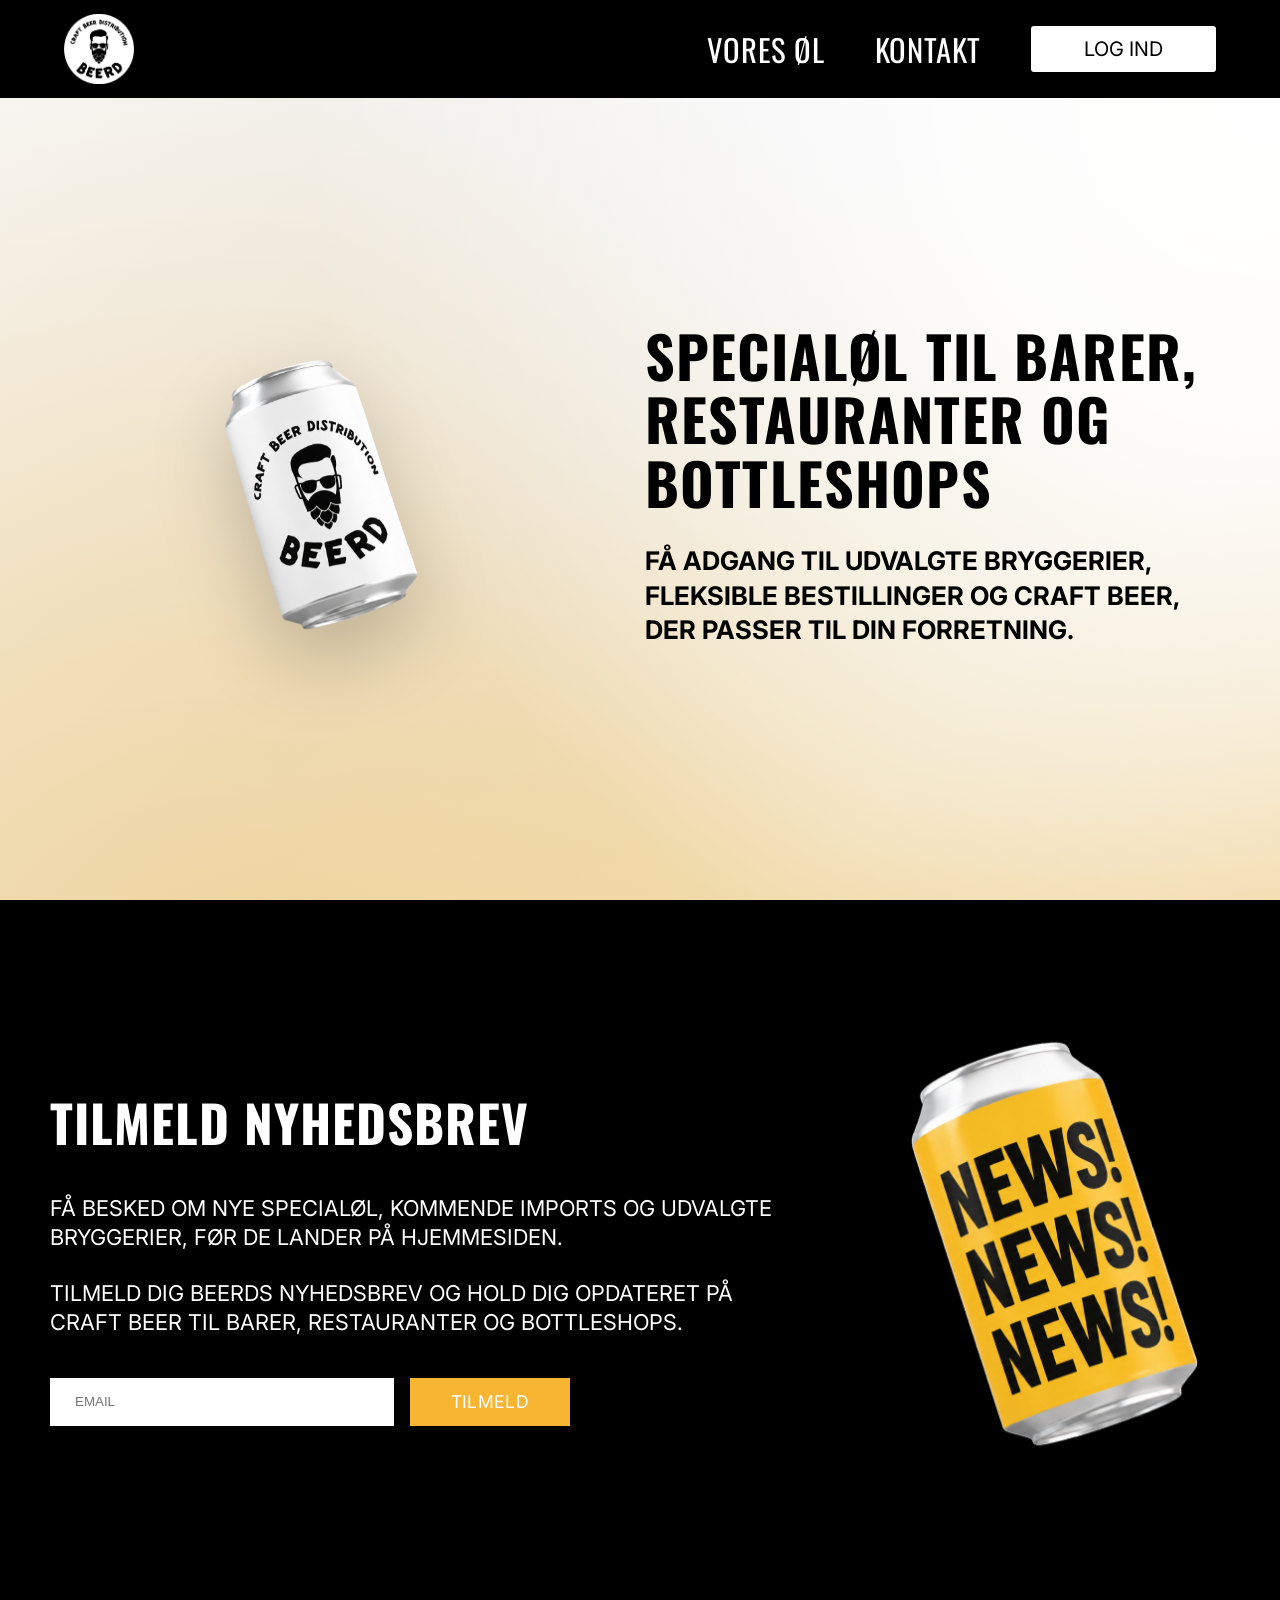
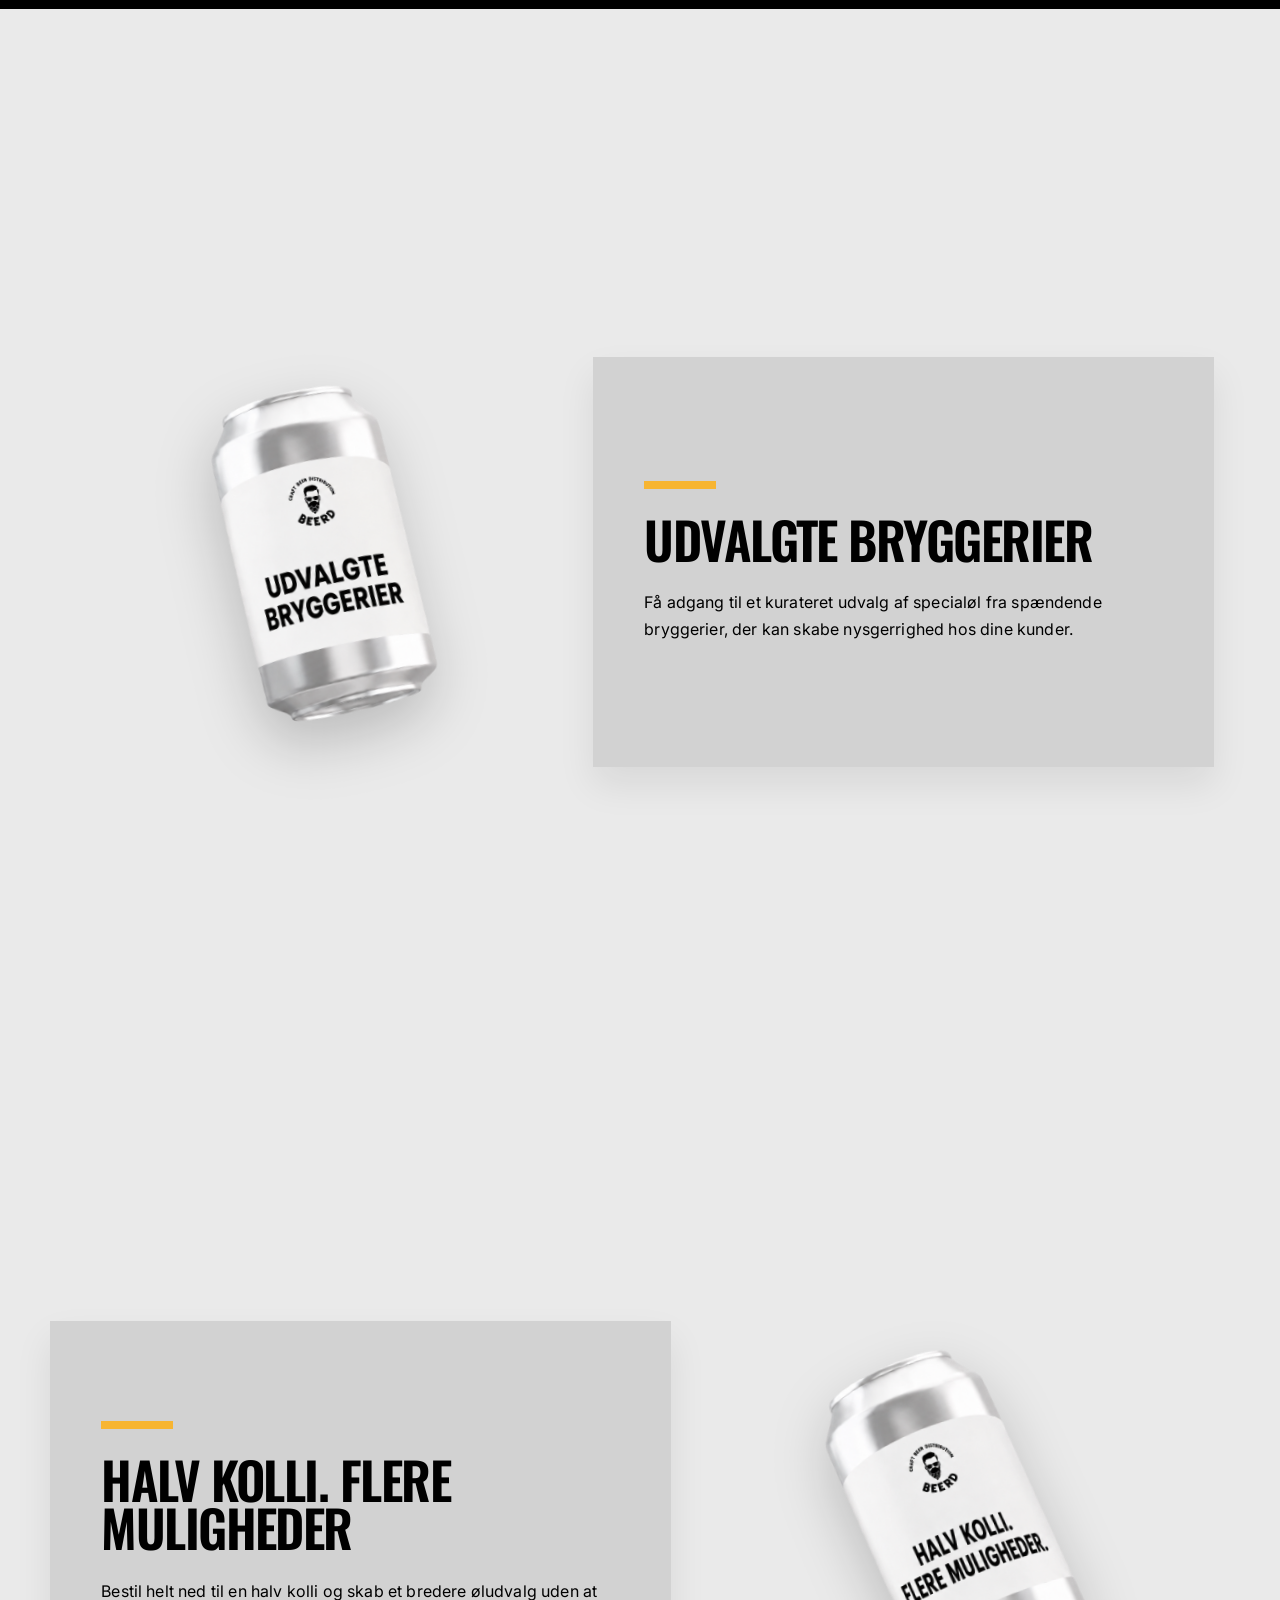
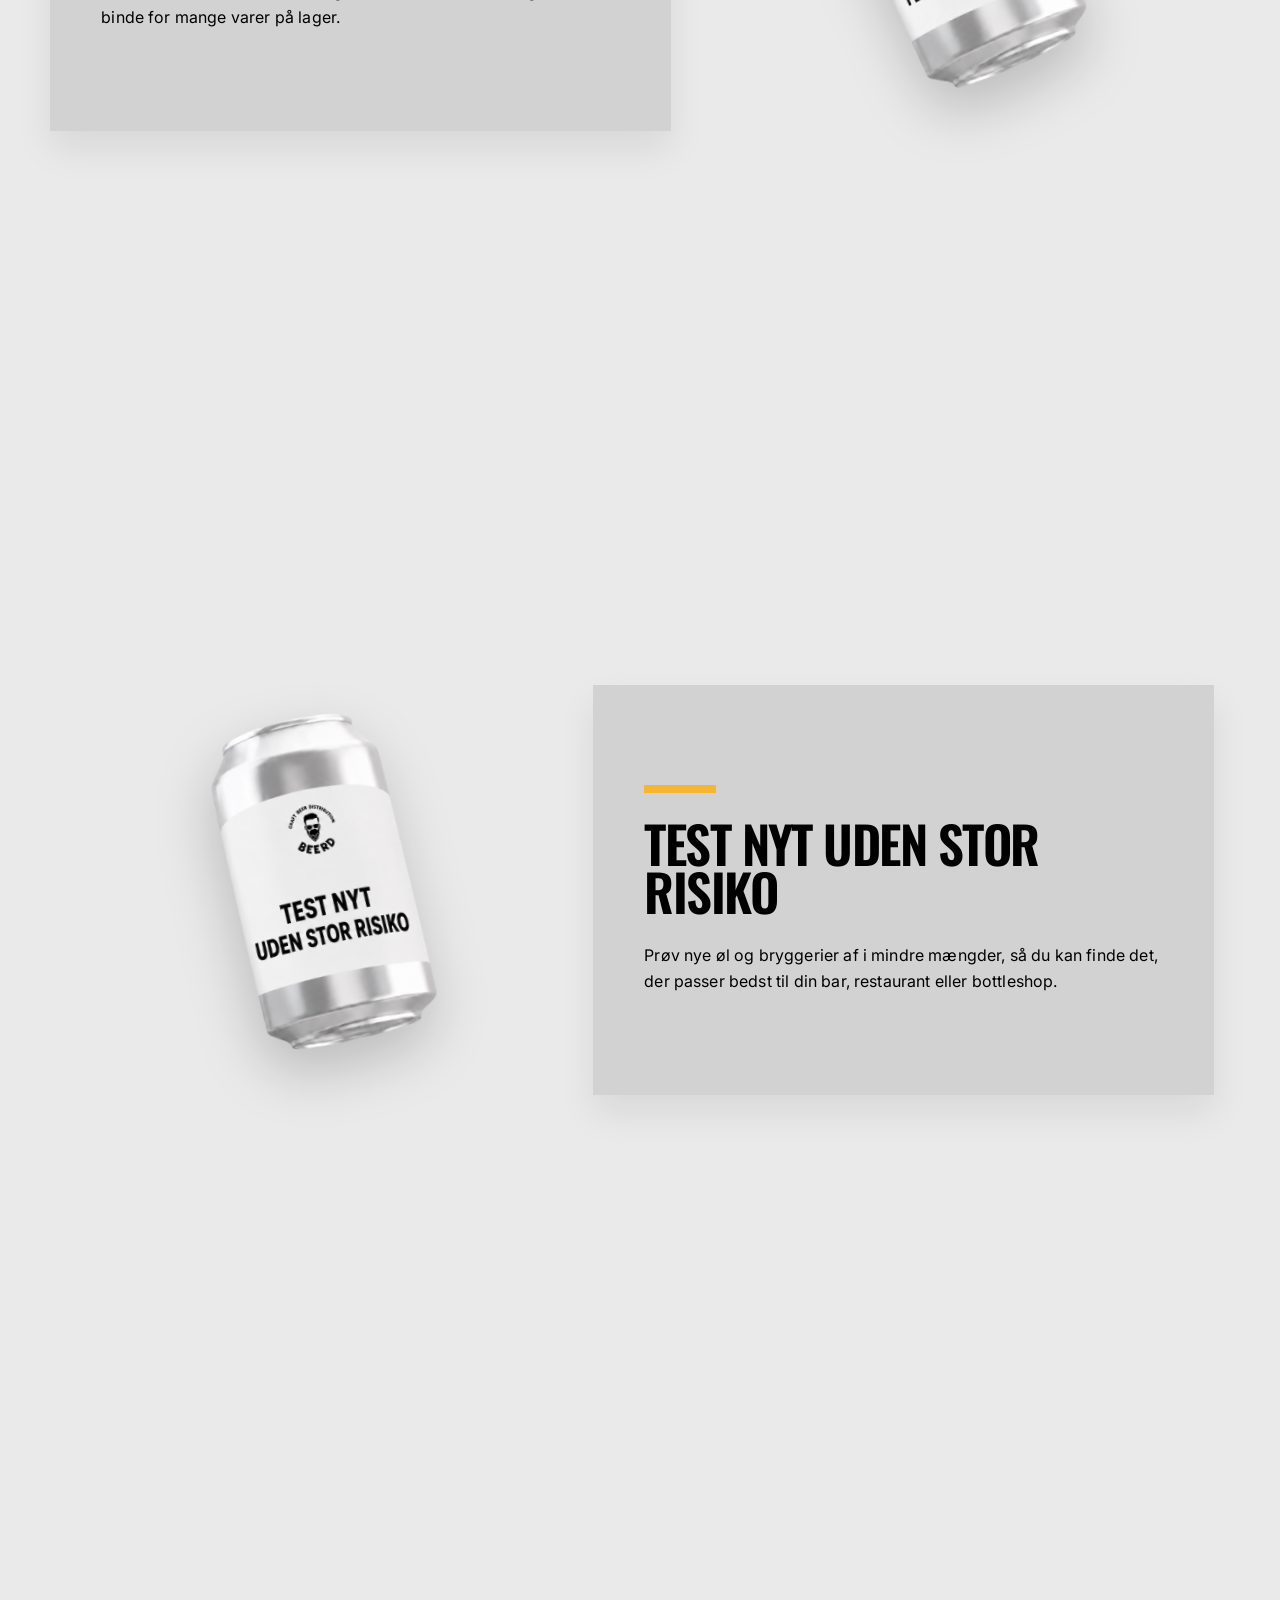
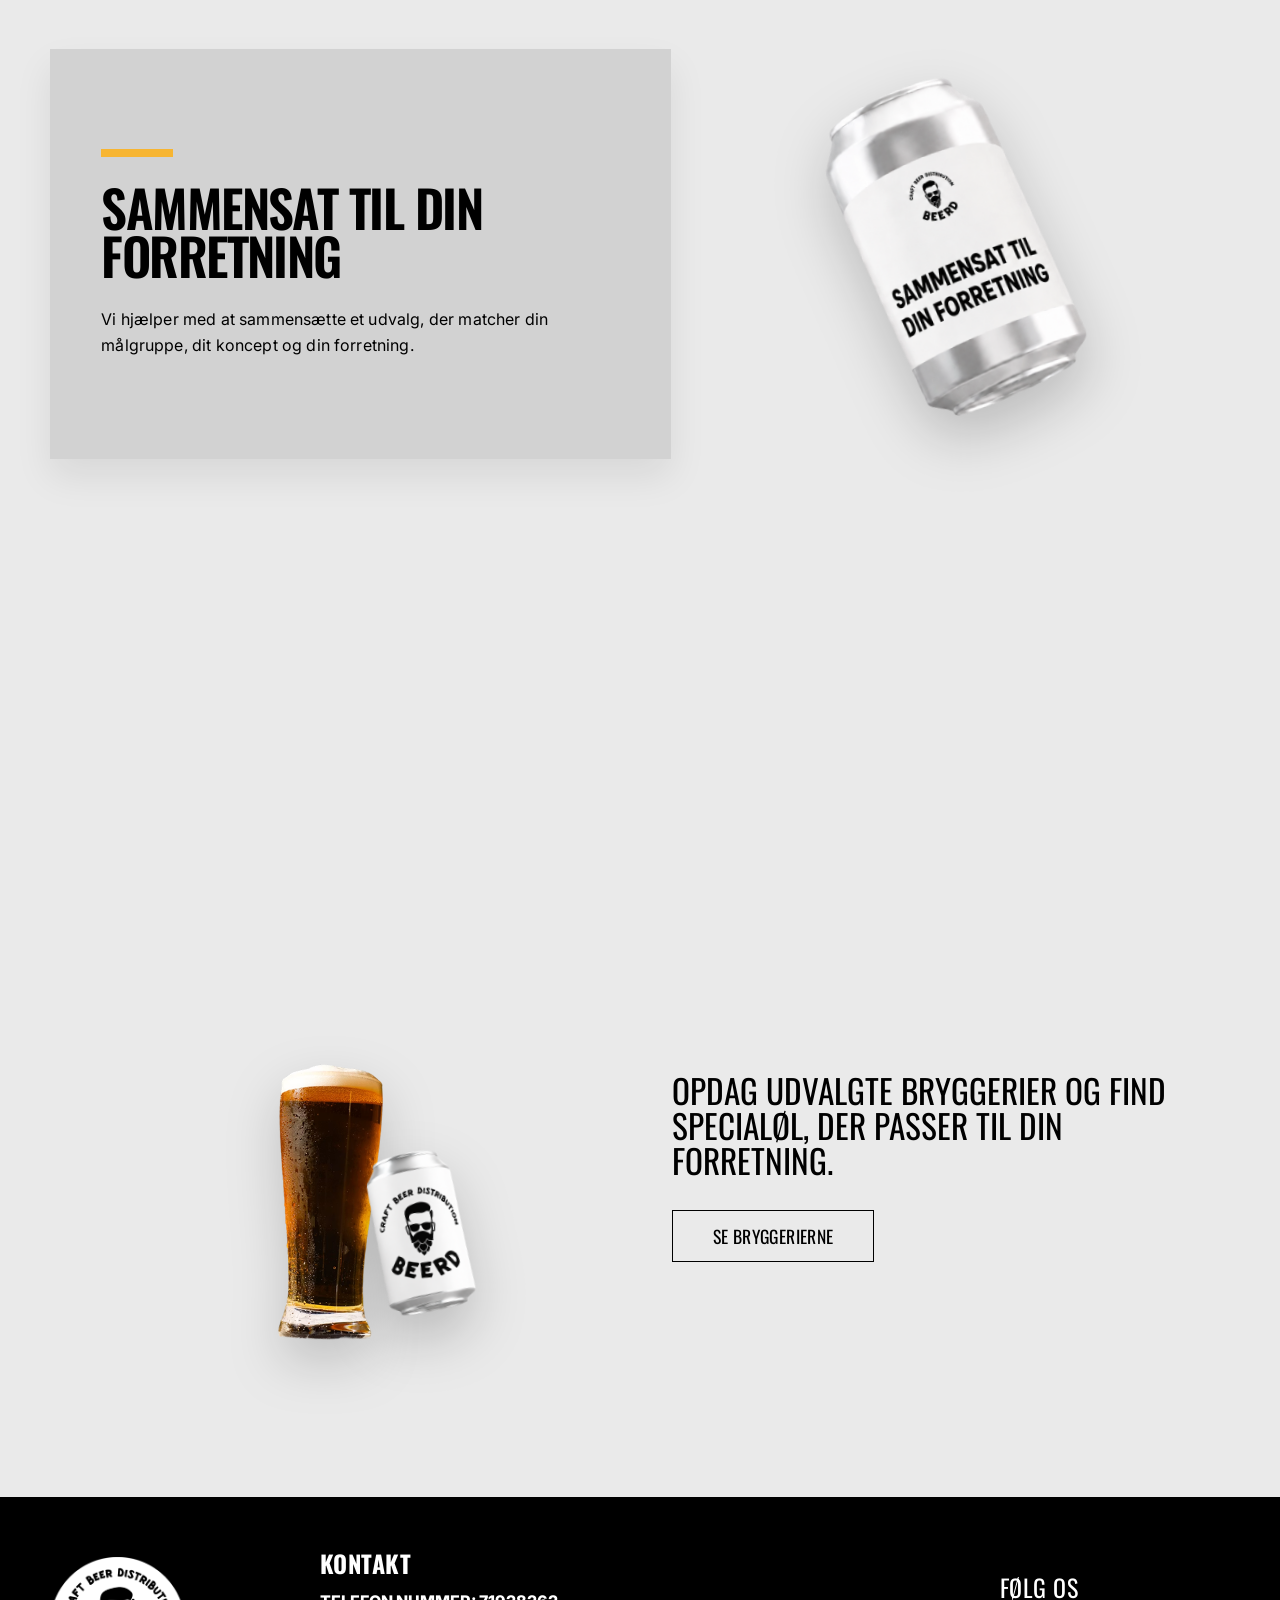
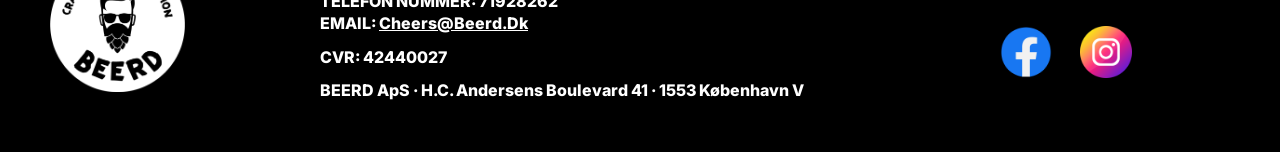
<file: index.html>
<!DOCTYPE html>
<html lang="da">
  <head>
    <meta charset="UTF-8" />
    <meta name="viewport" content="width=device-width, initial-scale=1.0" />
    <meta name="robots" content="noindex" />
    <title>Beerd.dk | Specialøl til erhverv</title>
    <meta
      name="description"
      content="Beerd.dk leverer specialøl og craft beer til barer, restauranter og bottleshops."
    />
    <link rel="stylesheet" href="style.css" />
  </head>

  <body>
    <header class="site-header">
      <div class="header-inner">
        <a href="index.html" class="logo" aria-label="Gå til forsiden">
          <img src="images/beerd-logo.png" alt="Beerd logo" />
        </a>

        <button class="burger" aria-label="Åbn menu" aria-expanded="false">
          <span></span><span></span><span></span>
        </button>

        <nav class="main-nav" aria-label="Hovedmenu">
          <a class="nav-link" href="bryggerier.html">Vores øl</a>
          <a class="nav-link" href="kontakt.html">Kontakt</a>
          <a class="nav-link login-nav" href="login.html">Log ind</a>
        </nav>
      </div>
    </header>

    <main>
      <section class="section hero">
        <div class="container hero-inner reveal-section">
          <img
            class="hero-can reveal-left"
            src="images/beer_logo.png"
            alt="Hvid Beerd øldåse"
          />

          <div class="hero-text reveal-right">
            <h1>Specialøl til barer, restauranter og bottleshops</h1>
            <p>
              Få adgang til udvalgte bryggerier, fleksible bestillinger og craft
              beer, der passer til din forretning.
            </p>
          </div>
        </div>
      </section>

      <section class="section newsletter">
        <div class="container newsletter-inner reveal-section">
          <div class="reveal-left">
            <h2>Tilmeld nyhedsbrev</h2>
            <p>
              Få besked om nye specialøl, kommende imports og udvalgte
              bryggerier, før de lander på hjemmesiden.
            </p>
            <p>
              Tilmeld dig Beerds nyhedsbrev og hold dig opdateret på craft beer
              til barer, restauranter og bottleshops.
            </p>

            <form class="newsletter-form">
              <input
                type="email"
                placeholder="Email"
                aria-label="Email"
                required
              />
              <button class="btn btn-yellow" type="submit">Tilmeld</button>
            </form>
          </div>

          <img
            class="news-can reveal-right"
            src="images/news.png"
            alt="Gul NEWS øldåse"
          />
        </div>
      </section>

      <section class="section features">
        <div class="container features-inner">
          <article class="feature-row reveal-section">
            <div class="feature-image-wrap reveal-left">
              <img
                class="feature-can"
                src="images/beer_text1.png"
                alt="Beerd øldåse med teksten udvalgte bryggerier"
              />
            </div>

            <div class="text-card reveal-right">
              <h3>Udvalgte bryggerier</h3>
              <p>
                Få adgang til et kurateret udvalg af specialøl fra spændende
                bryggerier, der kan skabe nysgerrighed hos dine kunder.
              </p>
            </div>
          </article>

          <article class="feature-row reverse reveal-section">
            <div class="feature-image-wrap reveal-right">
              <img
                class="feature-can tilt-left"
                src="images/beer_text2.png"
                alt="Beerd øldåse med teksten halv kolli flere muligheder"
              />
            </div>

            <div class="text-card reveal-left">
              <h3>Halv kolli. Flere muligheder</h3>
              <p>
                Bestil helt ned til en halv kolli og skab et bredere øludvalg
                uden at binde for mange varer på lager.
              </p>
            </div>
          </article>

          <article class="feature-row reveal-section">
            <div class="feature-image-wrap reveal-left">
              <img
                class="feature-can"
                src="images/beer_text3.png"
                alt="Beerd øldåse med teksten test nyt uden stor risiko"
              />
            </div>

            <div class="text-card reveal-right">
              <h3>Test nyt uden stor risiko</h3>
              <p>
                Prøv nye øl og bryggerier af i mindre mængder, så du kan finde
                det, der passer bedst til din bar, restaurant eller bottleshop.
              </p>
            </div>
          </article>

          <article class="feature-row reverse reveal-section">
            <div class="feature-image-wrap reveal-right">
              <img
                class="feature-can tilt-left"
                src="images/beer_text4.png"
                alt="Beerd øldåse med teksten sammensat til din forretning"
              />
            </div>

            <div class="text-card reveal-left">
              <h3>Sammensat til din forretning</h3>
              <p>
                Vi hjælper med at sammensætte et udvalg, der matcher din
                målgruppe, dit koncept og din forretning.
              </p>
            </div>
          </article>
        </div>
      </section>

      <section class="section bottom-cta">
        <div class="container cta-inner reveal-section">
          <div class="cta-visual reveal-left" aria-hidden="true">
            <img
              class="glass"
              src="images/beerglass.png"
              alt="Fadølsglas med Øl i"
            />
            <img
              class="small-can"
              src="images/beer_logo.png"
              alt="Beerd øldåse med logo"
            />
          </div>

          <div class="cta-content reveal-right">
            <p>
              Opdag udvalgte bryggerier og find specialøl, der passer til din
              forretning.
            </p>
            <a class="btn" href="bryggerier.html">Se bryggerierne</a>
          </div>
        </div>
      </section>
    </main>

    <footer class="site-footer">
      <div class="footer-inner">
        <a class="footer-logo" href="index.html">
          <img src="images/beerd-logo.png" alt="Beerd logo" />
        </a>

        <div class="footer-contact">
          <p class="footer-title">Kontakt</p>
          <p>
            TELEFON NUMMER: 71928262<br />
            EMAIL:
            <a href="mailto:Cheers@Beerd.Dk">Cheers@Beerd.Dk</a>
          </p>
          <p>CVR: 42440027</p>
          <p>BEERD ApS · H.C. Andersens Boulevard 41 · 1553 København V</p>
        </div>

        <div class="footer-social">
          <p class="footer-title">Følg os</p>
          <div class="social-icons">
            <a href="#" aria-label="Facebook">
              <img src="images/facebook_logo.png" alt="Facebook ikon" />
            </a>
            <a href="#" aria-label="Instagram">
              <img src="images/instagram_logo.png" alt="Instagram ikon" />
            </a>
          </div>
        </div>
      </div>
    </footer>

    <script src="script.js"></script>
  </body>
</html>
</file>
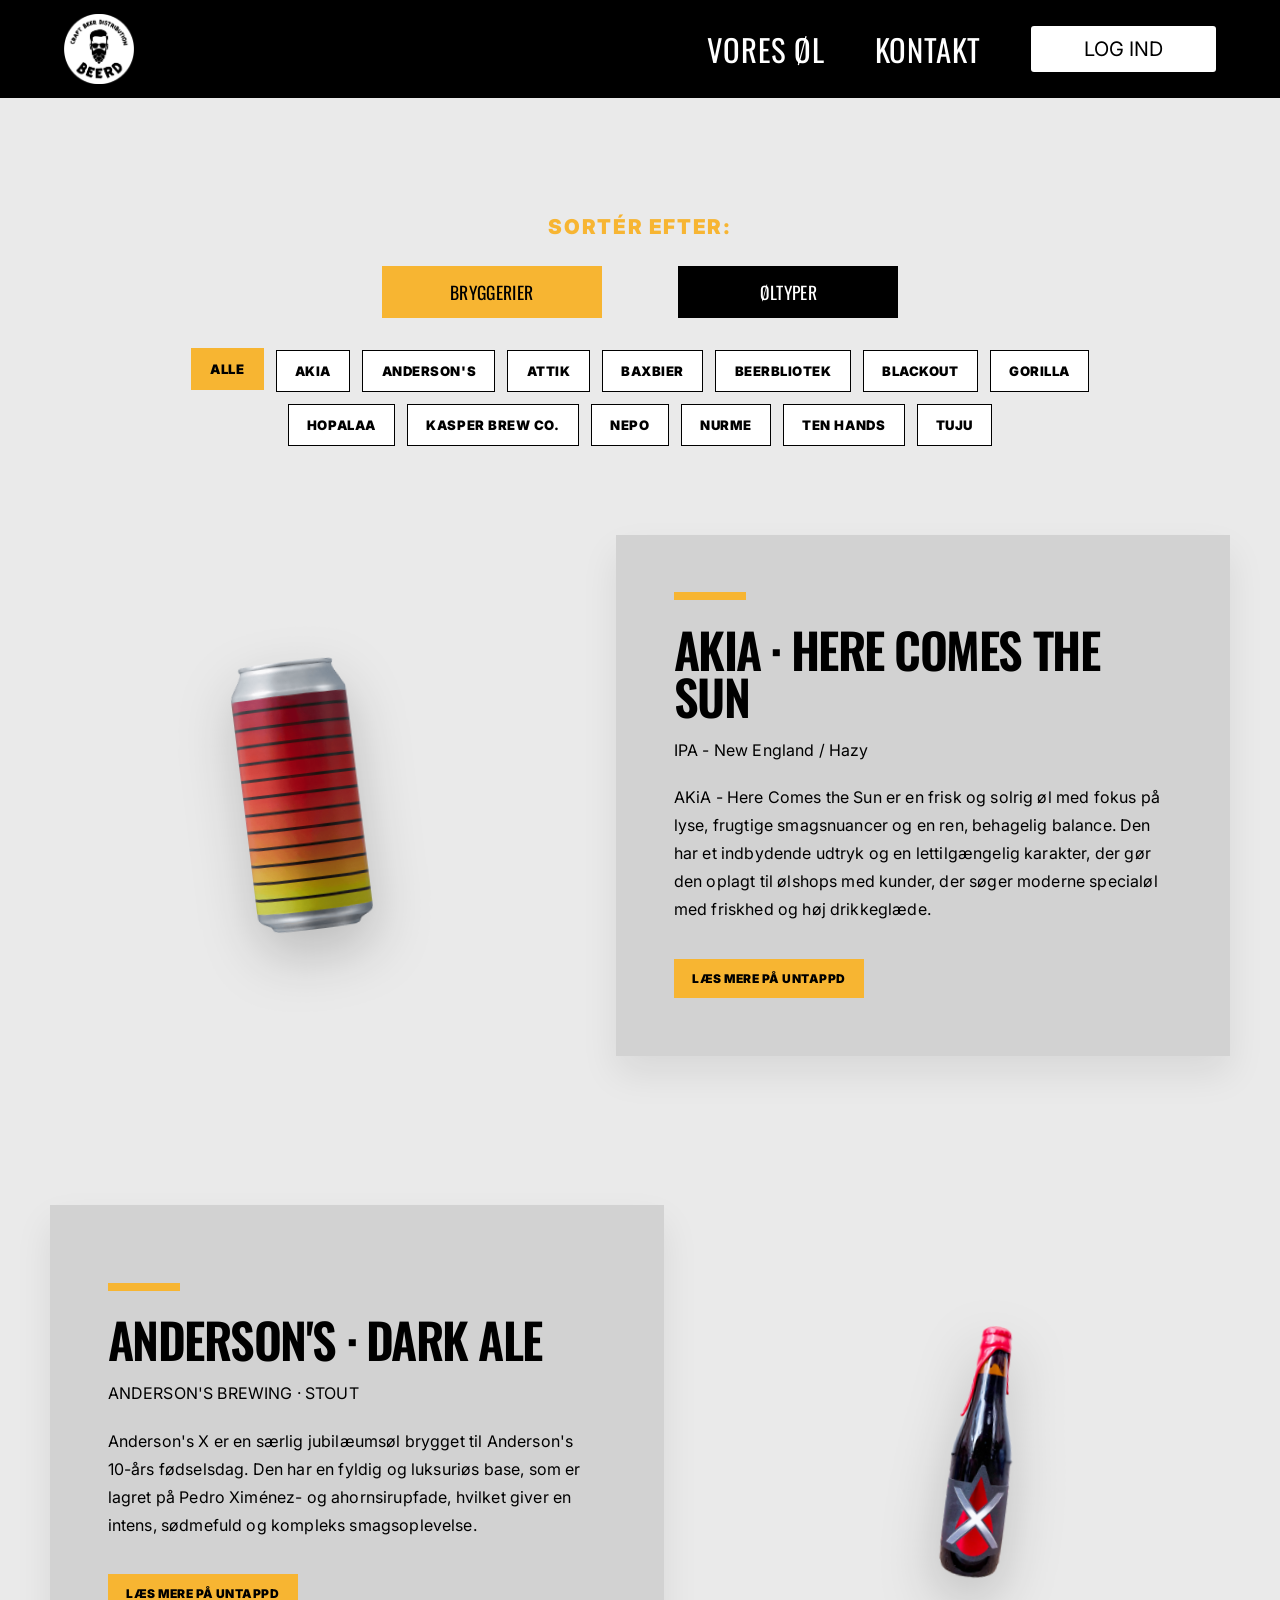
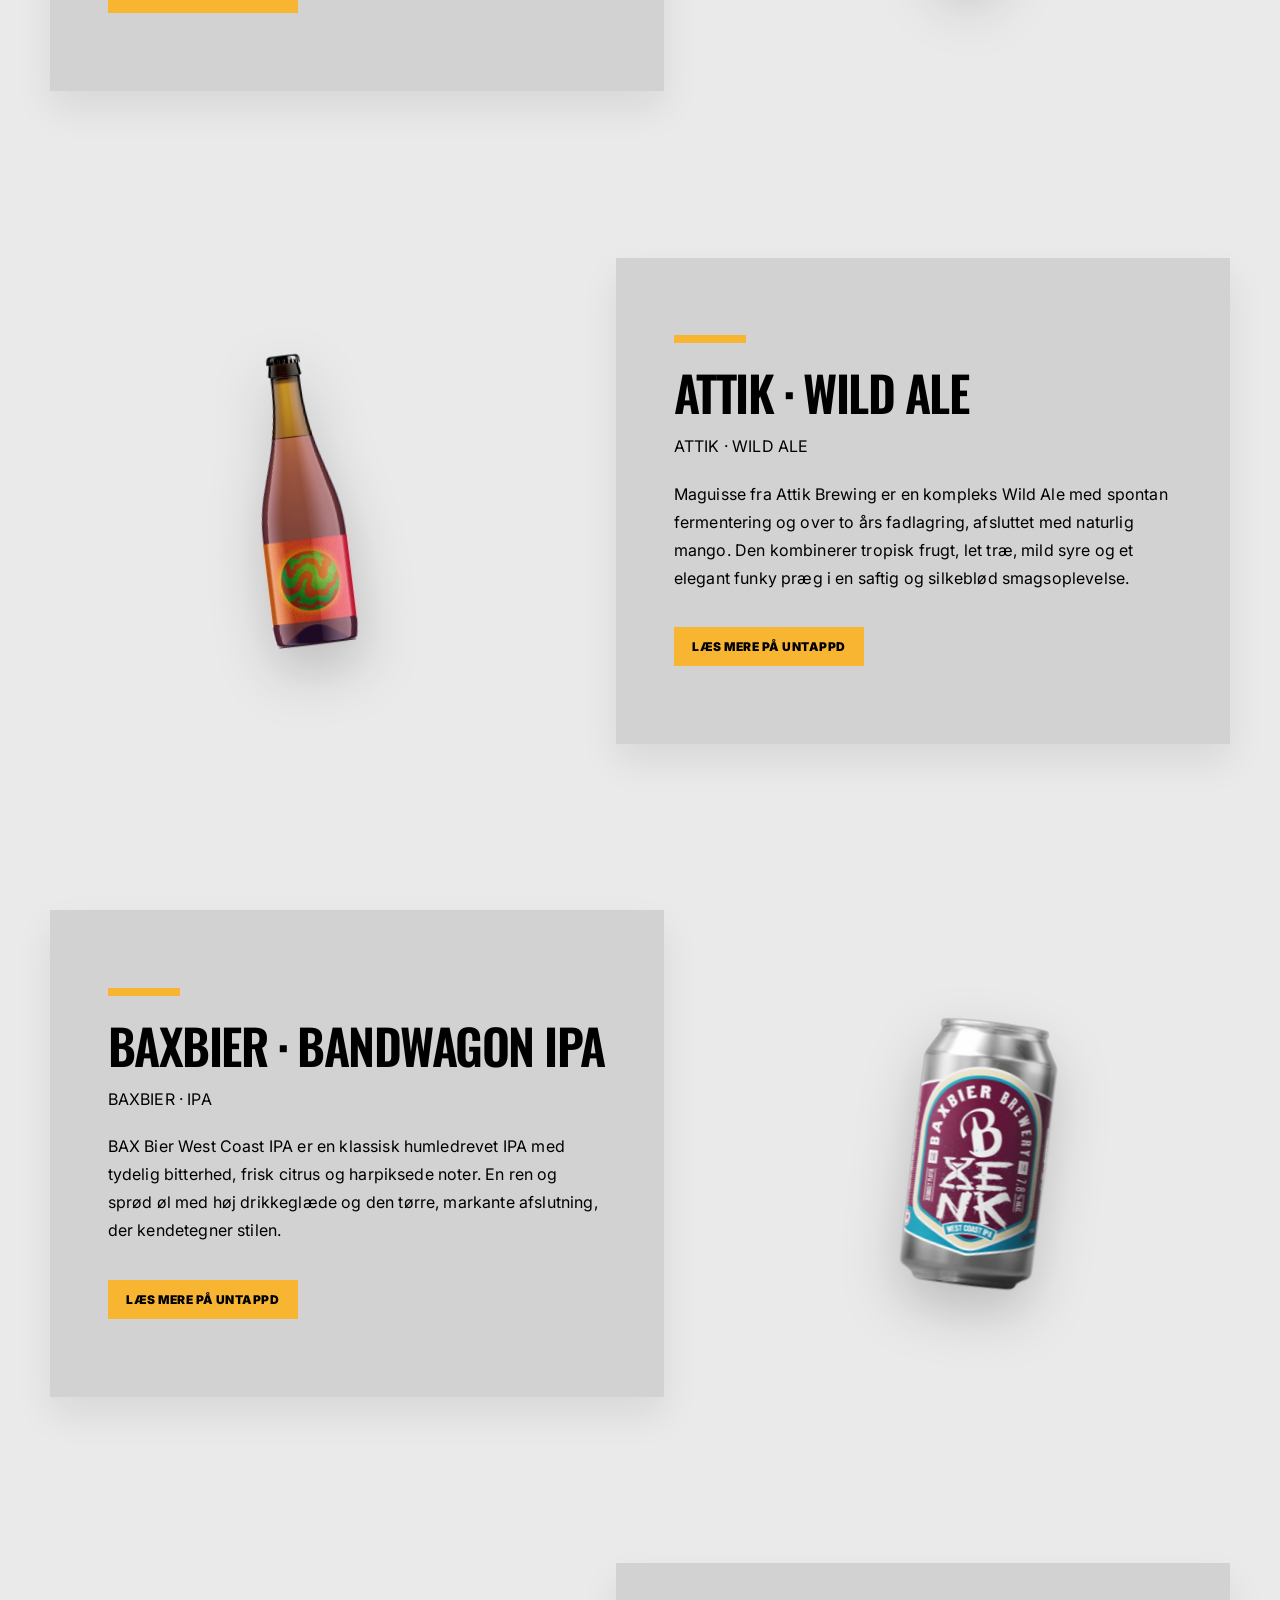
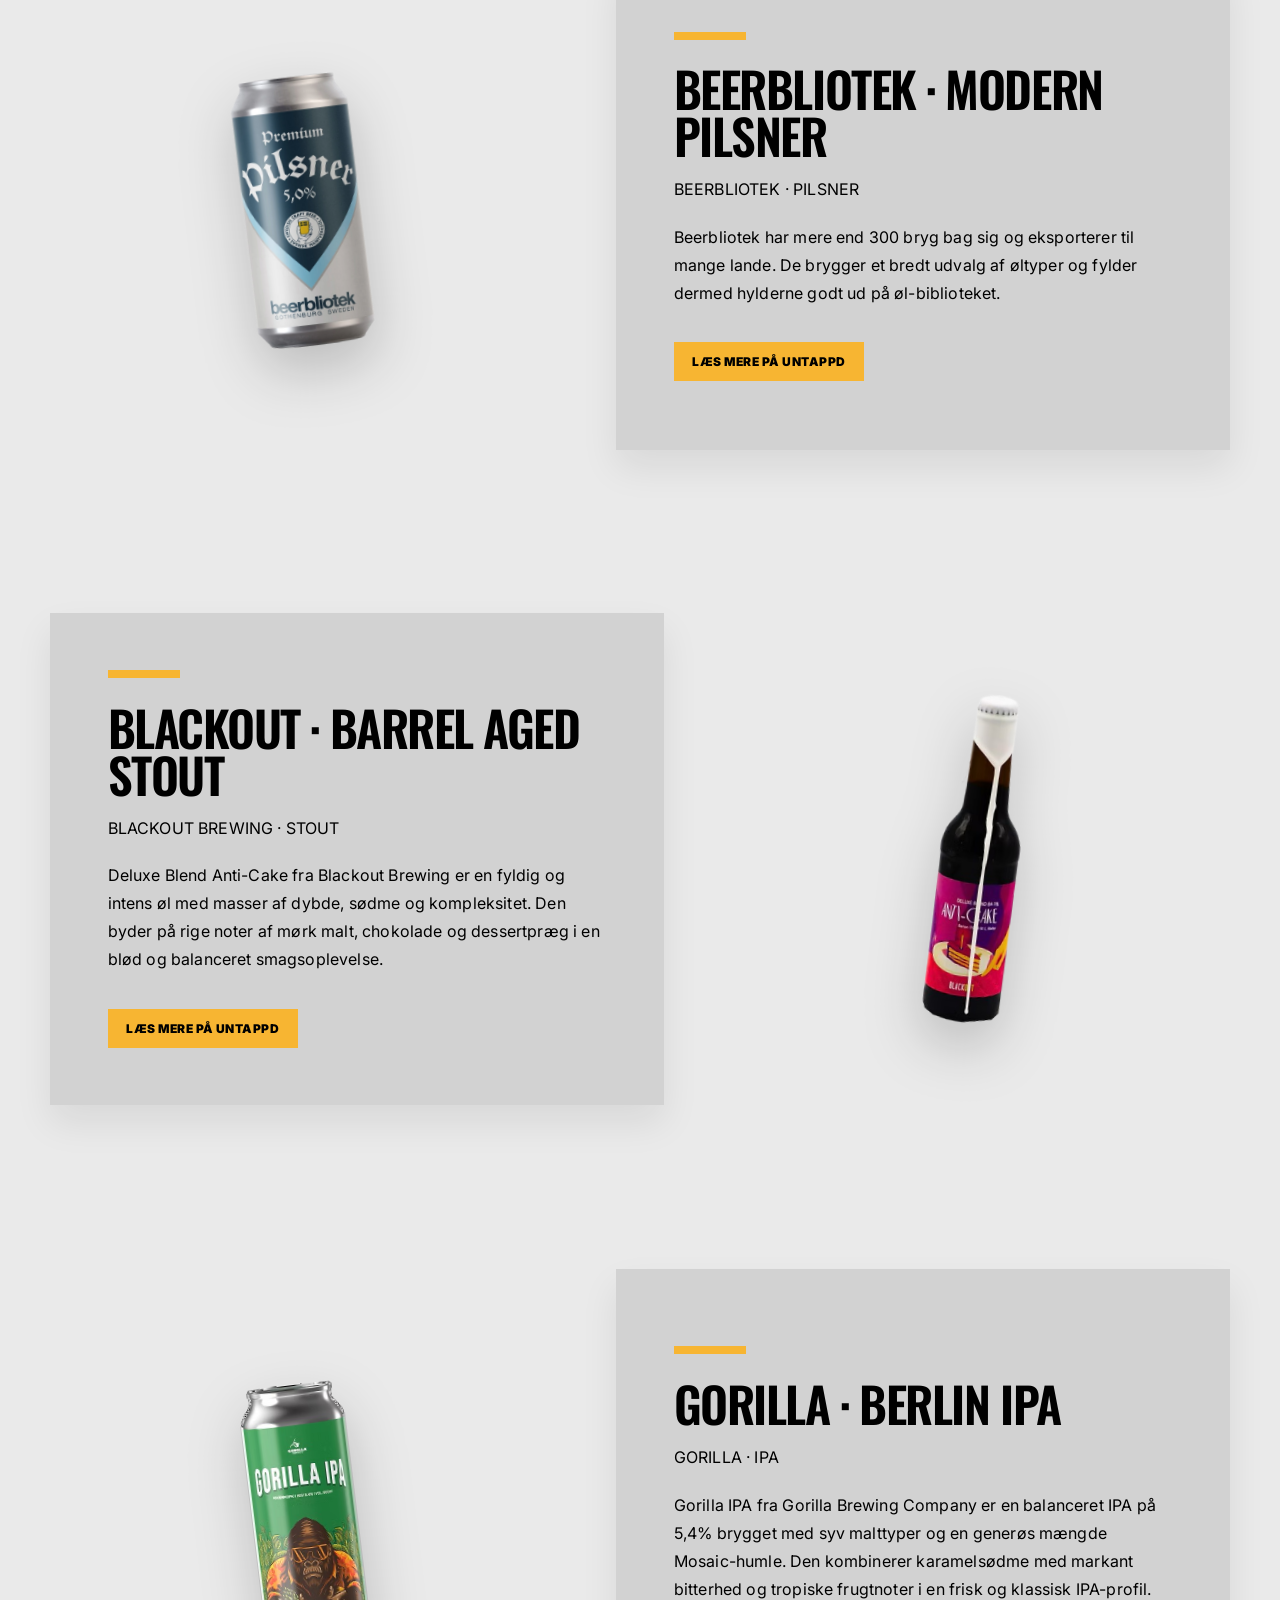
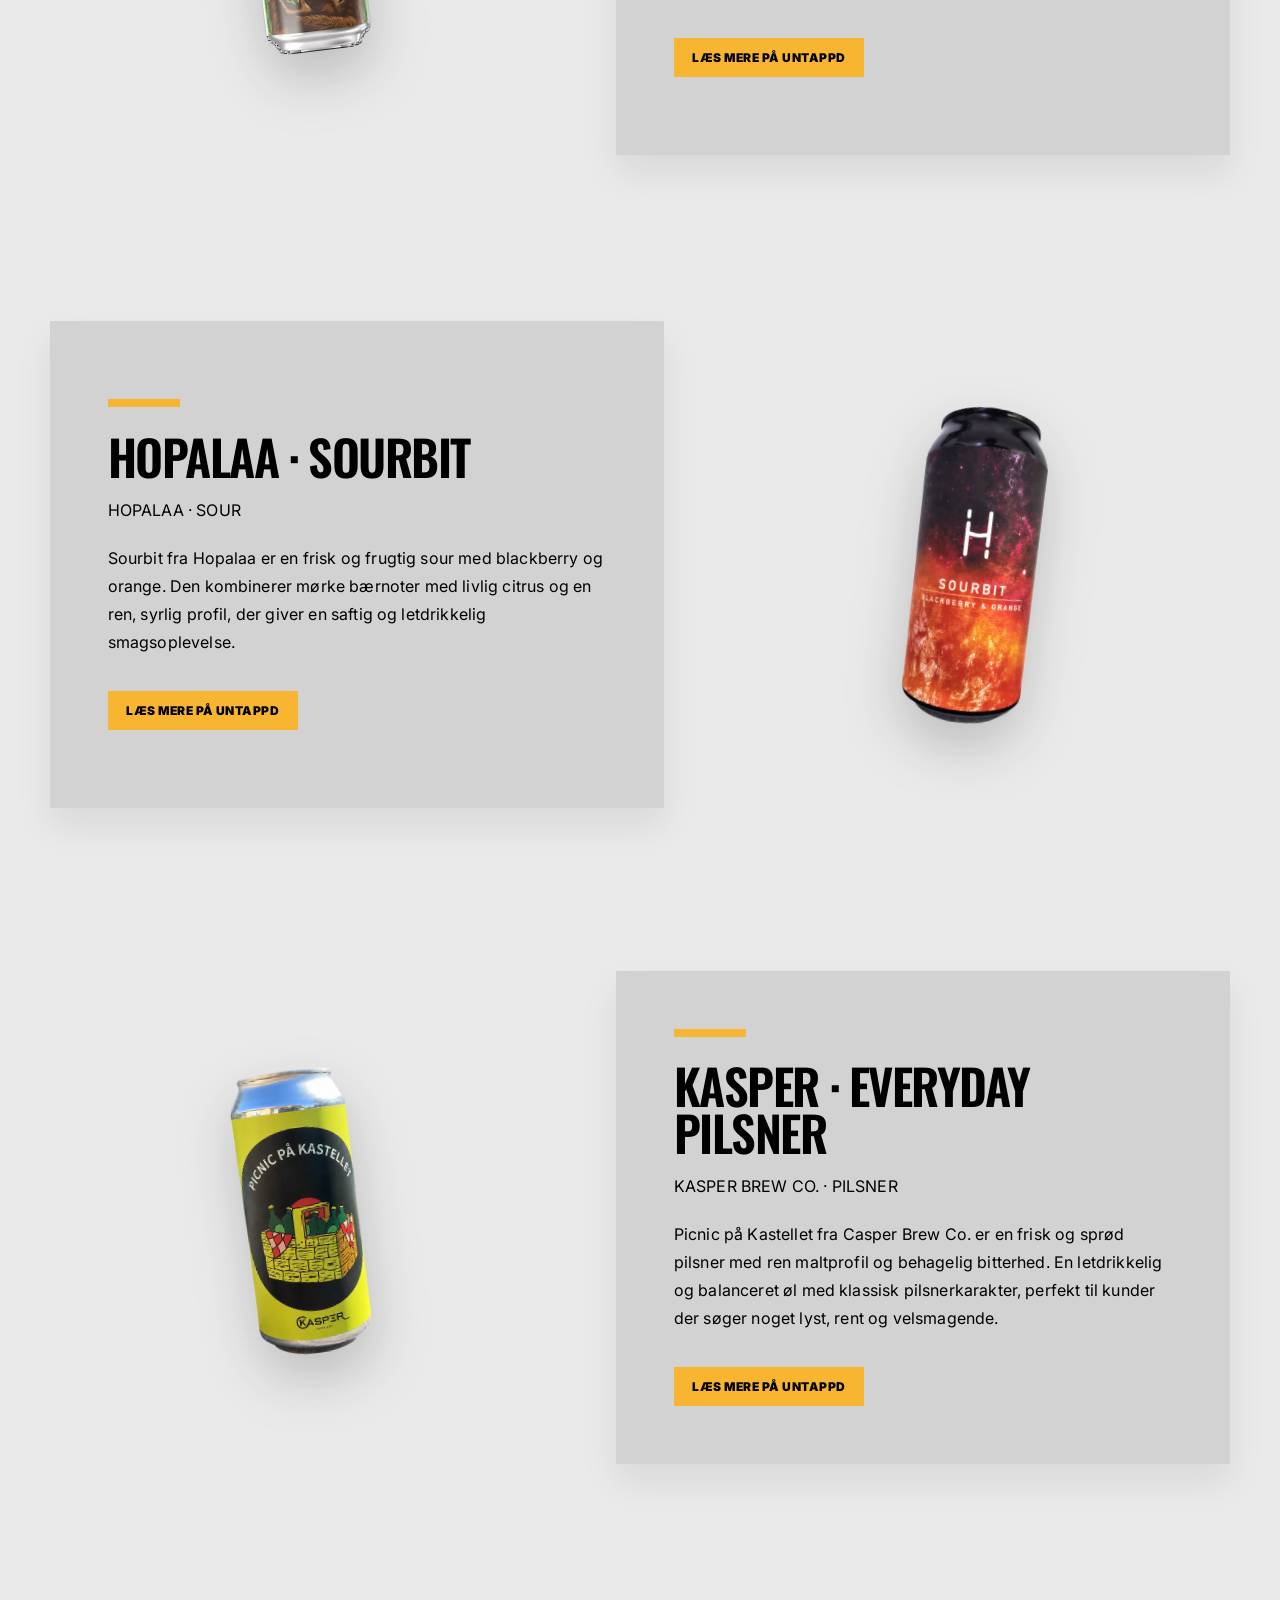
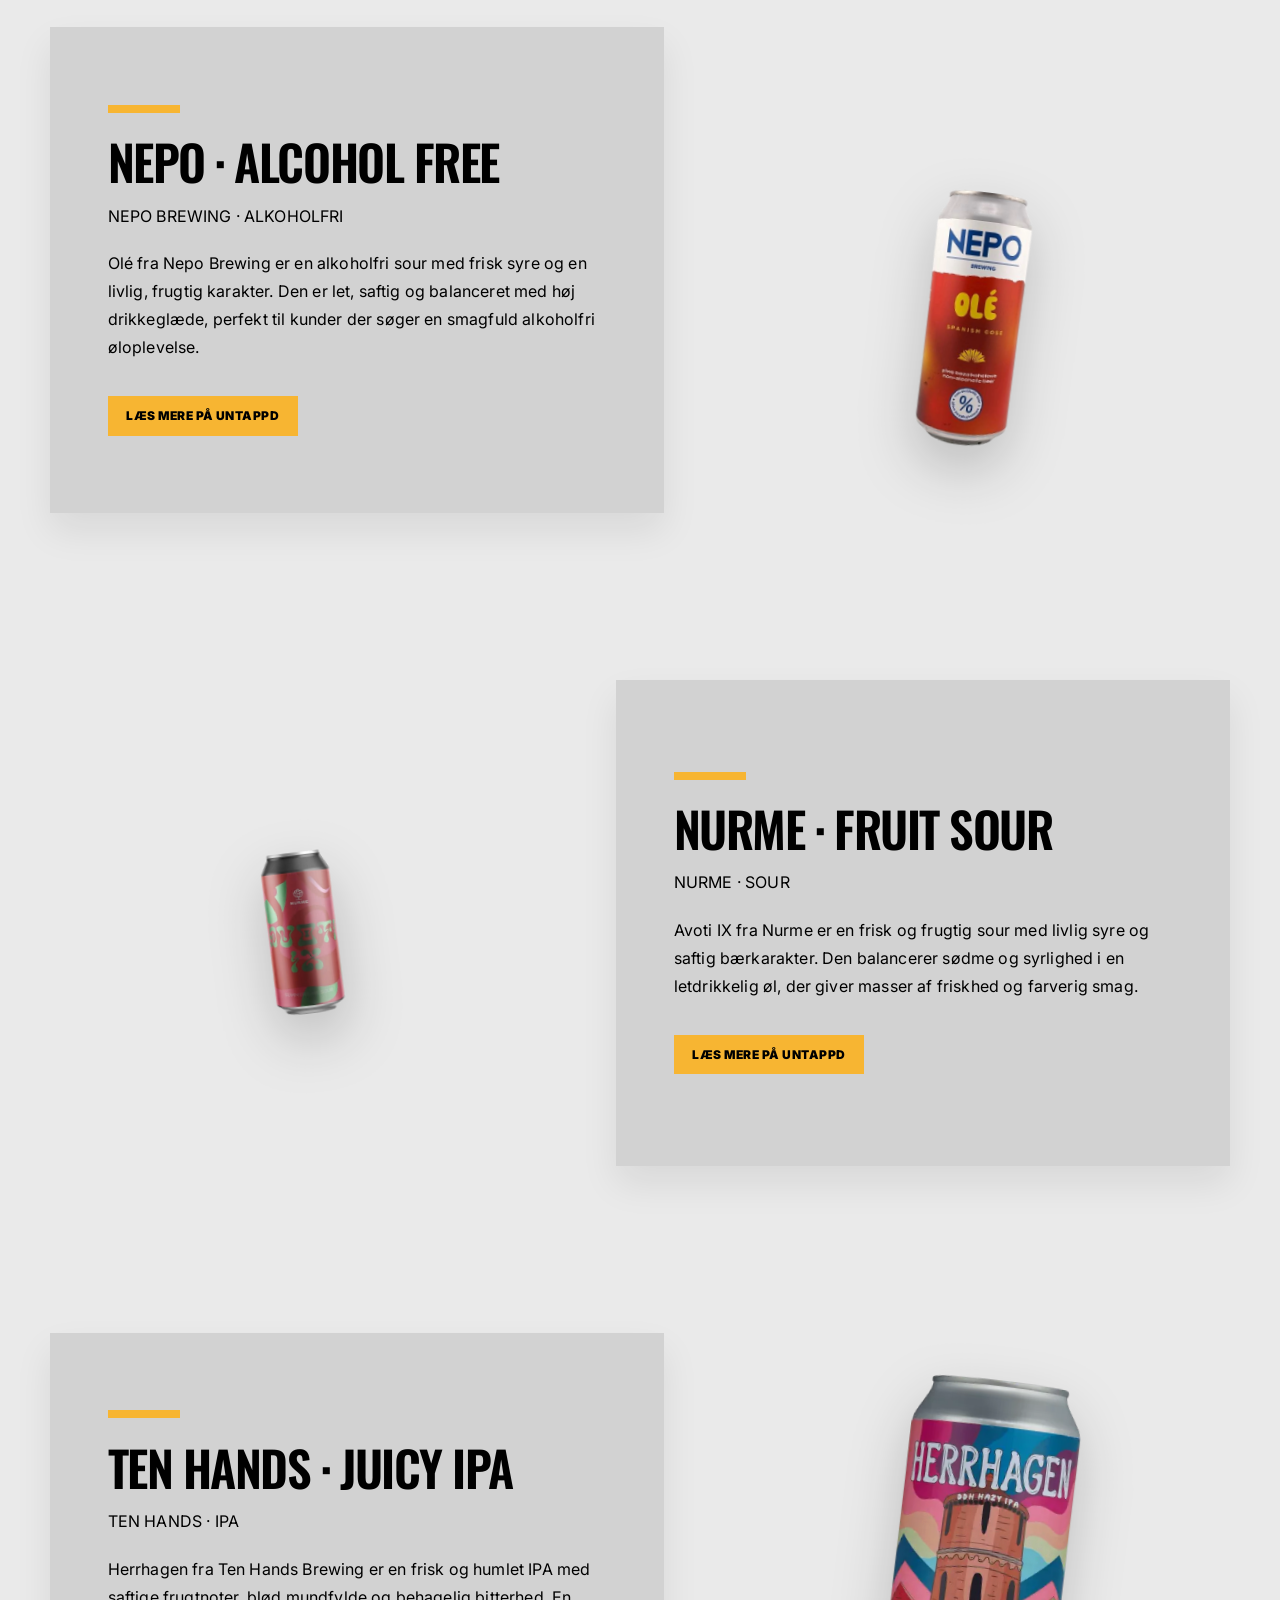
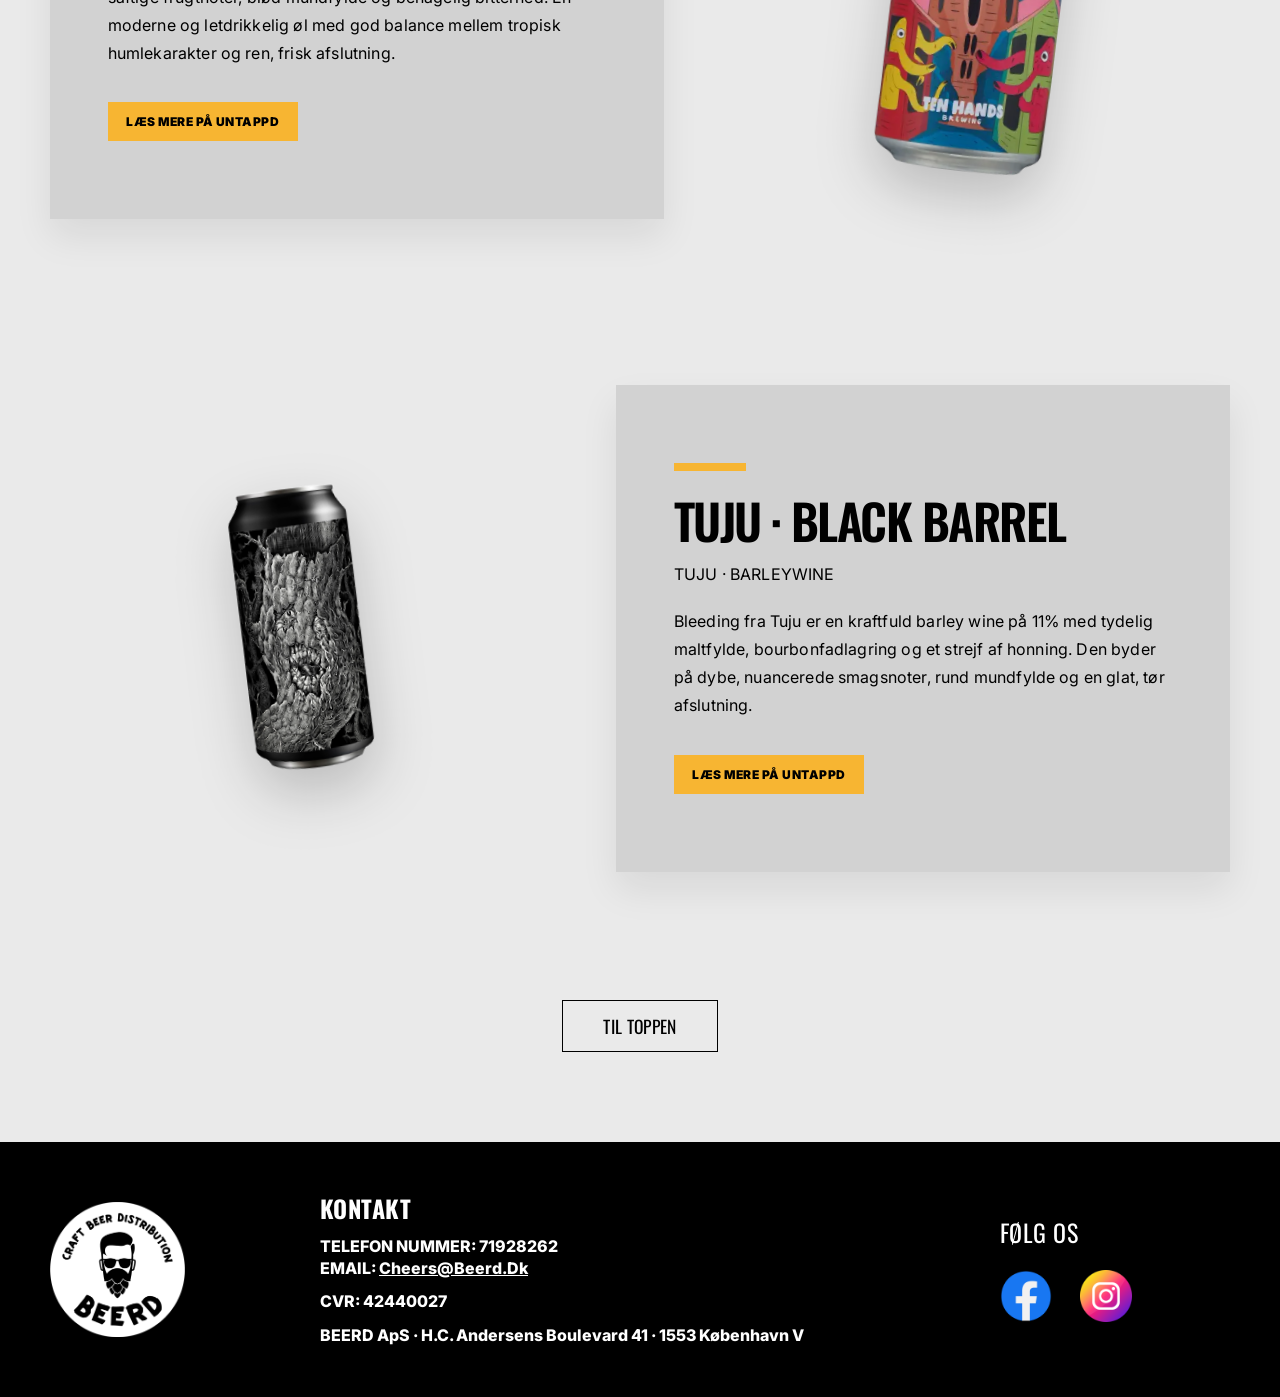
<file: bryggerier.html>
<!DOCTYPE html>
<html lang="da">
  <head>
    <meta charset="UTF-8" />
    <meta name="viewport" content="width=device-width, initial-scale=1.0" />
    <meta name="robots" content="noindex" />
    <title>Beerd.dk | Vores øl</title>
    <meta
      name="description"
      content="Se Beerds udvalg af craft beer og specialøl til erhverv."
    />
    <link rel="stylesheet" href="style.css" />
  </head>
  <body>
    <header class="site-header">
      <div class="header-inner">
        <a href="index.html" class="logo" aria-label="Gå til forsiden"
          ><img src="images/beerd-logo.png" alt="Beerd logo"
        /></a>
        <button class="burger" aria-label="Åbn menu" aria-expanded="false">
          <span></span><span></span><span></span>
        </button>
        <nav class="main-nav" aria-label="Hovedmenu">
          <a class="nav-link" href="bryggerier.html">Vores øl</a>
          <a class="nav-link" href="kontakt.html">Kontakt</a>
          <a class="nav-link login-nav" href="login.html">Log ind</a>
        </nav>
      </div>
    </header>
    <main>
      <section class="filter-area">
        <p class="filter-label">SORTÉR EFTER:</p>

        <div class="filter-buttons">
          <button
            class="btn filter-main-btn active"
            type="button"
            data-panel="brewery"
          >
            BRYGGERIER
          </button>

          <button class="btn filter-main-btn" type="button" data-panel="type">
            ØLTYPER
          </button>
        </div>

        <div class="filter-subpanels">
          <div class="filter-subpanel active" data-subpanel="brewery">
            <button
              class="filter-sub-btn active"
              type="button"
              data-filter-group="brewery"
              data-filter="all"
            >
              ALLE
            </button>
            <button
              class="filter-sub-btn"
              type="button"
              data-filter-group="brewery"
              data-filter="akia"
            >
              AKIA
            </button>
            <button
              class="filter-sub-btn"
              type="button"
              data-filter-group="brewery"
              data-filter="andersons-brewing"
            >
              ANDERSON'S
            </button>
            <button
              class="filter-sub-btn"
              type="button"
              data-filter-group="brewery"
              data-filter="attik"
            >
              ATTIK
            </button>
            <button
              class="filter-sub-btn"
              type="button"
              data-filter-group="brewery"
              data-filter="baxbier"
            >
              BAXBIER
            </button>
            <button
              class="filter-sub-btn"
              type="button"
              data-filter-group="brewery"
              data-filter="beerbliotek"
            >
              BEERBLIOTEK
            </button>
            <button
              class="filter-sub-btn"
              type="button"
              data-filter-group="brewery"
              data-filter="blackout-brewing"
            >
              BLACKOUT
            </button>
            <button
              class="filter-sub-btn"
              type="button"
              data-filter-group="brewery"
              data-filter="gorilla"
            >
              GORILLA
            </button>
            <button
              class="filter-sub-btn"
              type="button"
              data-filter-group="brewery"
              data-filter="hopalaa"
            >
              HOPALAA
            </button>
            <button
              class="filter-sub-btn"
              type="button"
              data-filter-group="brewery"
              data-filter="kasper-brew-co"
            >
              KASPER BREW CO.
            </button>
            <button
              class="filter-sub-btn"
              type="button"
              data-filter-group="brewery"
              data-filter="nepo-brewing"
            >
              NEPO
            </button>
            <button
              class="filter-sub-btn"
              type="button"
              data-filter-group="brewery"
              data-filter="nurme"
            >
              NURME
            </button>
            <button
              class="filter-sub-btn"
              type="button"
              data-filter-group="brewery"
              data-filter="ten-hands"
            >
              TEN HANDS
            </button>
            <button
              class="filter-sub-btn"
              type="button"
              data-filter-group="brewery"
              data-filter="tuju"
            >
              TUJU
            </button>
          </div>

          <div class="filter-subpanel" data-subpanel="type">
            <button
              class="filter-sub-btn active"
              type="button"
              data-filter-group="type"
              data-filter="all"
            >
              ALLE
            </button>
            <button
              class="filter-sub-btn"
              type="button"
              data-filter-group="type"
              data-filter="ipa"
            >
              IPA
            </button>
            <button
              class="filter-sub-btn"
              type="button"
              data-filter-group="type"
              data-filter="pilsner"
            >
              PILSNER
            </button>
            <button
              class="filter-sub-btn"
              type="button"
              data-filter-group="type"
              data-filter="stout"
            >
              STOUT
            </button>
            <button
              class="filter-sub-btn"
              type="button"
              data-filter-group="type"
              data-filter="sour"
            >
              SOUR
            </button>
            <button
              class="filter-sub-btn"
              type="button"
              data-filter-group="type"
              data-filter="wild-ale"
            >
              WILD ALE
            </button>
            <button
              class="filter-sub-btn"
              type="button"
              data-filter-group="type"
              data-filter="barleywine"
            >
              BARLEYWINE
            </button>
            <button
              class="filter-sub-btn"
              type="button"
              data-filter-group="type"
              data-filter="alkoholfri"
            >
              ALKOHOLFRI
            </button>
          </div>
        </div>
      </section>

      <section class="section brewery-list">
        <div class="container beer-card-list">
          <article class="beer-card" data-brewery="akia" data-type="ipa">
            <div class="beer-image-wrap">
              <img
                class="brewery-can"
                src="images/akia.png"
                alt="AKIA IPA øldåse"
              />
            </div>

            <div class="beer-card-content text-card">
              <h2>AKIA · HERE COMES THE SUN</h2>
              <p class="beer-meta">IPA - New England / Hazy</p>
              <br />
              <p>
                AKiA - Here Comes the Sun er en frisk og solrig øl med fokus på
                lyse, frugtige smagsnuancer og en ren, behagelig balance. Den
                har et indbydende udtryk og en lettilgængelig karakter, der gør
                den oplagt til ølshops med kunder, der søger moderne specialøl
                med friskhed og høj drikkeglæde.
              </p>
              <a
                href="https://untappd.com/b/akia-brygghus-here-comes-the-sun/4309945"
                class="untappd-btn"
                target="_blank"
                rel="noopener"
              >
                LÆS MERE PÅ UNTAPPD
              </a>
            </div>
          </article>

          <article
            class="beer-card reverse"
            data-brewery="andersons-brewing"
            data-type="stout"
          >
            <div class="beer-image-wrap">
              <img
                class="brewery-can"
                src="images/anderson.png"
                alt="Anderson's Brewing stout øldåse"
              />
            </div>

            <div class="beer-card-content text-card">
              <h2>ANDERSON'S · DARK ALE</h2>
              <p class="beer-meta">ANDERSON'S BREWING · STOUT</p>
              <br />
              <p>
                Anderson's X er en særlig jubilæumsøl brygget til Anderson's
                10-års fødselsdag. Den har en fyldig og luksuriøs base, som er
                lagret på Pedro Ximénez- og ahornsirupfade, hvilket giver en
                intens, sødmefuld og kompleks smagsoplevelse.
              </p>
              <a href="#" class="untappd-btn" target="_blank" rel="noopener">
                LÆS MERE PÅ UNTAPPD
              </a>
            </div>
          </article>

          <article class="beer-card" data-brewery="attik" data-type="wild-ale">
            <div class="beer-image-wrap">
              <img
                class="brewery-can"
                src="images/atik.png"
                alt="Attik Wild Ale øldåse"
              />
            </div>

            <div class="beer-card-content text-card">
              <h2>ATTIK · WILD ALE</h2>
              <p class="beer-meta">ATTIK · WILD ALE</p>
              <br />
              <p>
                Maguisse fra Attik Brewing er en kompleks Wild Ale med spontan
                fermentering og over to års fadlagring, afsluttet med naturlig
                mango. Den kombinerer tropisk frugt, let træ, mild syre og et
                elegant funky præg i en saftig og silkeblød smagsoplevelse.
              </p>
              <a href="#" class="untappd-btn" target="_blank" rel="noopener">
                LÆS MERE PÅ UNTAPPD
              </a>
            </div>
          </article>

          <article
            class="beer-card reverse"
            data-brewery="baxbier"
            data-type="ipa"
          >
            <div class="beer-image-wrap">
              <img
                class="brewery-can"
                src="images/baxbier.png"
                alt="Baxbier IPA øldåse"
              />
            </div>

            <div class="beer-card-content text-card">
              <h2>BAXBIER · BANDWAGON IPA</h2>
              <p class="beer-meta">BAXBIER · IPA</p>
              <br />
              <p>
                BAX Bier West Coast IPA er en klassisk humledrevet IPA med
                tydelig bitterhed, frisk citrus og harpiksede noter. En ren og
                sprød øl med høj drikkeglæde og den tørre, markante afslutning,
                der kendetegner stilen.
              </p>
              <a href="#" class="untappd-btn" target="_blank" rel="noopener">
                LÆS MERE PÅ UNTAPPD
              </a>
            </div>
          </article>

          <article
            class="beer-card"
            data-brewery="beerbliotek"
            data-type="pilsner"
          >
            <div class="beer-image-wrap">
              <img
                class="brewery-can"
                src="images/beerbliotek.png"
                alt="Beerbliotek øldåse"
              />
            </div>

            <div class="beer-card-content text-card">
              <h2>BEERBLIOTEK · MODERN PILSNER</h2>
              <p class="beer-meta">BEERBLIOTEK · PILSNER</p>
              <br />
              <p>
                Beerbliotek har mere end 300 bryg bag sig og eksporterer til
                mange lande. De brygger et bredt udvalg af øltyper og fylder
                dermed hylderne godt ud på øl-biblioteket.
              </p>
              <a href="#" class="untappd-btn" target="_blank" rel="noopener">
                LÆS MERE PÅ UNTAPPD
              </a>
            </div>
          </article>

          <article
            class="beer-card reverse"
            data-brewery="blackout-brewing"
            data-type="stout"
          >
            <div class="beer-image-wrap">
              <img
                class="brewery-can"
                src="images/blackout.png"
                alt="Blackout Brewing stout øldåse"
              />
            </div>

            <div class="beer-card-content text-card">
              <h2>BLACKOUT · BARREL AGED STOUT</h2>
              <p class="beer-meta">BLACKOUT BREWING · STOUT</p>
              <br />
              <p>
                Deluxe Blend Anti-Cake fra Blackout Brewing er en fyldig og
                intens øl med masser af dybde, sødme og kompleksitet. Den byder
                på rige noter af mørk malt, chokolade og dessertpræg i en blød
                og balanceret smagsoplevelse.
              </p>
              <a href="#" class="untappd-btn" target="_blank" rel="noopener">
                LÆS MERE PÅ UNTAPPD
              </a>
            </div>
          </article>

          <article class="beer-card" data-brewery="gorilla" data-type="ipa">
            <div class="beer-image-wrap">
              <img
                class="brewery-can"
                src="images/gorilla.png"
                alt="Gorilla IPA øldåse"
              />
            </div>

            <div class="beer-card-content text-card">
              <h2>GORILLA · BERLIN IPA</h2>
              <p class="beer-meta">GORILLA · IPA</p>
              <br />
              <p>
                Gorilla IPA fra Gorilla Brewing Company er en balanceret IPA på
                5,4% brygget med syv malttyper og en generøs mængde
                Mosaic-humle. Den kombinerer karamelsødme med markant bitterhed
                og tropiske frugtnoter i en frisk og klassisk IPA-profil.
              </p>
              <a href="#" class="untappd-btn" target="_blank" rel="noopener">
                LÆS MERE PÅ UNTAPPD
              </a>
            </div>
          </article>

          <article
            class="beer-card reverse"
            data-brewery="hopalaa"
            data-type="sour"
          >
            <div class="beer-image-wrap">
              <img
                class="brewery-can"
                src="images/hopalaa.png"
                alt="Hopalaa Sour øldåse"
              />
            </div>

            <div class="beer-card-content text-card">
              <h2>HOPALAA · SOURBIT</h2>
              <p class="beer-meta">HOPALAA · SOUR</p>
              <br />
              <p>
                Sourbit fra Hopalaa er en frisk og frugtig sour med blackberry
                og orange. Den kombinerer mørke bærnoter med livlig citrus og en
                ren, syrlig profil, der giver en saftig og letdrikkelig
                smagsoplevelse.
              </p>
              <a href="#" class="untappd-btn" target="_blank" rel="noopener">
                LÆS MERE PÅ UNTAPPD
              </a>
            </div>
          </article>

          <article
            class="beer-card"
            data-brewery="kasper-brew-co"
            data-type="pilsner"
          >
            <div class="beer-image-wrap">
              <img
                class="brewery-can"
                src="images/kasper.png"
                alt="Kasper Brew Co øldåse"
              />
            </div>

            <div class="beer-card-content text-card">
              <h2>KASPER · EVERYDAY PILSNER</h2>
              <p class="beer-meta">KASPER BREW CO. · PILSNER</p>
              <br />
              <p>
                Picnic på Kastellet fra Casper Brew Co. er en frisk og sprød
                pilsner med ren maltprofil og behagelig bitterhed. En
                letdrikkelig og balanceret øl med klassisk pilsnerkarakter,
                perfekt til kunder der søger noget lyst, rent og velsmagende.
              </p>
              <a href="#" class="untappd-btn" target="_blank" rel="noopener">
                LÆS MERE PÅ UNTAPPD
              </a>
            </div>
          </article>

          <article
            class="beer-card reverse"
            data-brewery="nepo-brewing"
            data-type="alkoholfri"
          >
            <div class="beer-image-wrap">
              <img
                class="brewery-can"
                src="images/nepo.png"
                alt="NEPO Brewing alkoholfri øldåse"
              />
            </div>

            <div class="beer-card-content text-card">
              <h2>NEPO · ALCOHOL FREE</h2>
              <p class="beer-meta">NEPO BREWING · ALKOHOLFRI</p>
              <br />
              <p>
                Olé fra Nepo Brewing er en alkoholfri sour med frisk syre og en
                livlig, frugtig karakter. Den er let, saftig og balanceret med
                høj drikkeglæde, perfekt til kunder der søger en smagfuld
                alkoholfri øloplevelse.
              </p>
              <a href="#" class="untappd-btn" target="_blank" rel="noopener">
                LÆS MERE PÅ UNTAPPD
              </a>
            </div>
          </article>

          <article class="beer-card" data-brewery="nurme" data-type="sour">
            <div class="beer-image-wrap">
              <img
                class="brewery-can"
                src="images/nurme.png"
                alt="Nurme Sour øldåse"
              />
            </div>

            <div class="beer-card-content text-card">
              <h2>NURME · FRUIT SOUR</h2>
              <p class="beer-meta">NURME · SOUR</p>
              <br />
              <p>
                Avoti IX fra Nurme er en frisk og frugtig sour med livlig syre
                og saftig bærkarakter. Den balancerer sødme og syrlighed i en
                letdrikkelig øl, der giver masser af friskhed og farverig smag.
              </p>
              <a href="#" class="untappd-btn" target="_blank" rel="noopener">
                LÆS MERE PÅ UNTAPPD
              </a>
            </div>
          </article>

          <article
            class="beer-card reverse"
            data-brewery="ten-hands"
            data-type="ipa"
          >
            <div class="beer-image-wrap">
              <img
                class="brewery-can"
                src="images/tenhands.png"
                alt="Ten Hands IPA øldåse"
              />
            </div>

            <div class="beer-card-content text-card">
              <h2>TEN HANDS · JUICY IPA</h2>
              <p class="beer-meta">TEN HANDS · IPA</p>
              <br />
              <p>
                Herrhagen fra Ten Hands Brewing er en frisk og humlet IPA med
                saftige frugtnoter, blød mundfylde og behagelig bitterhed. En
                moderne og letdrikkelig øl med god balance mellem tropisk
                humlekarakter og ren, frisk afslutning.
              </p>
              <a href="#" class="untappd-btn" target="_blank" rel="noopener">
                LÆS MERE PÅ UNTAPPD
              </a>
            </div>
          </article>

          <article class="beer-card" data-brewery="tuju" data-type="barleywine">
            <div class="beer-image-wrap">
              <img
                class="brewery-can"
                src="images/tuju.png"
                alt="TUJU Barleywine øldåse"
              />
            </div>

            <div class="beer-card-content text-card">
              <h2>TUJU · BLACK BARREL</h2>
              <p class="beer-meta">TUJU · BARLEYWINE</p>
              <br />
              <p>
                Bleeding fra Tuju er en kraftfuld barley wine på 11% med tydelig
                maltfylde, bourbonfadlagring og et strejf af honning. Den byder
                på dybe, nuancerede smagsnoter, rund mundfylde og en glat, tør
                afslutning.
              </p>
              <a href="#" class="untappd-btn" target="_blank" rel="noopener">
                LÆS MERE PÅ UNTAPPD
              </a>
            </div>
          </article>
        </div>
      </section>

      <div class="top-button-wrap">
        <button class="btn to-top" type="button">TIL TOPPEN</button>
      </div>
    </main>

    <footer class="site-footer">
      <div class="footer-inner">
        <a class="footer-logo" href="index.html"
          ><img src="images/beerd-logo.png" alt="Beerd logo"
        /></a>
        <div class="footer-contact">
          <p class="footer-title">Kontakt</p>
          <p>
            TELEFON NUMMER: 71928262<br />EMAIL:
            <a href="mailto:Cheers@Beerd.Dk">Cheers@Beerd.Dk</a>
          </p>
          <p>CVR: 42440027</p>
          <p>BEERD ApS · H.C. Andersens Boulevard 41 · 1553 København V</p>
        </div>
        <div class="footer-social">
          <p class="footer-title">Følg os</p>
          <div class="social-icons">
            <a href="#" aria-label="Facebook"
              ><img src="images/facebook_logo.png" alt="Facebook ikon"
            /></a>
            <a href="#" aria-label="Instagram"
              ><img src="images/instagram_logo.png" alt="Instagram ikon"
            /></a>
          </div>
        </div>
      </div>
    </footer>
    <script src="script.js"></script>
  </body>
</html>
</file>
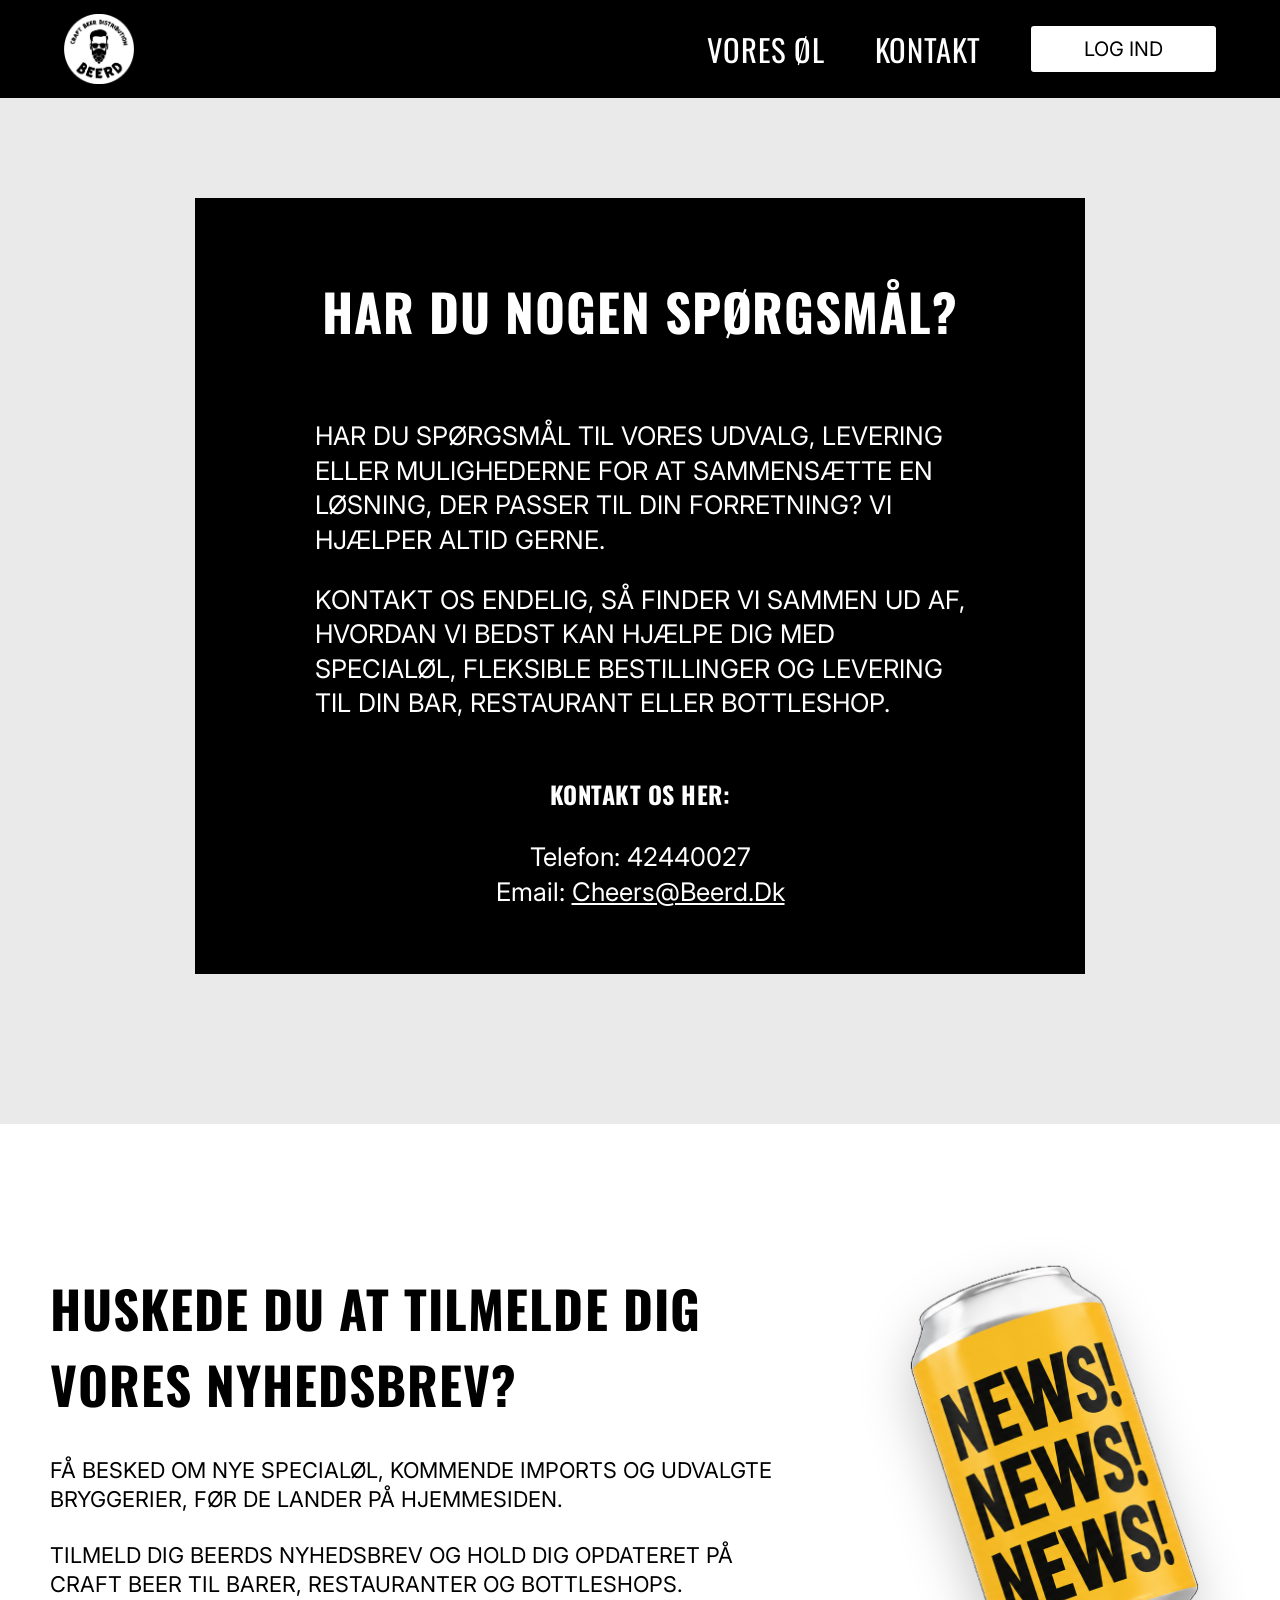
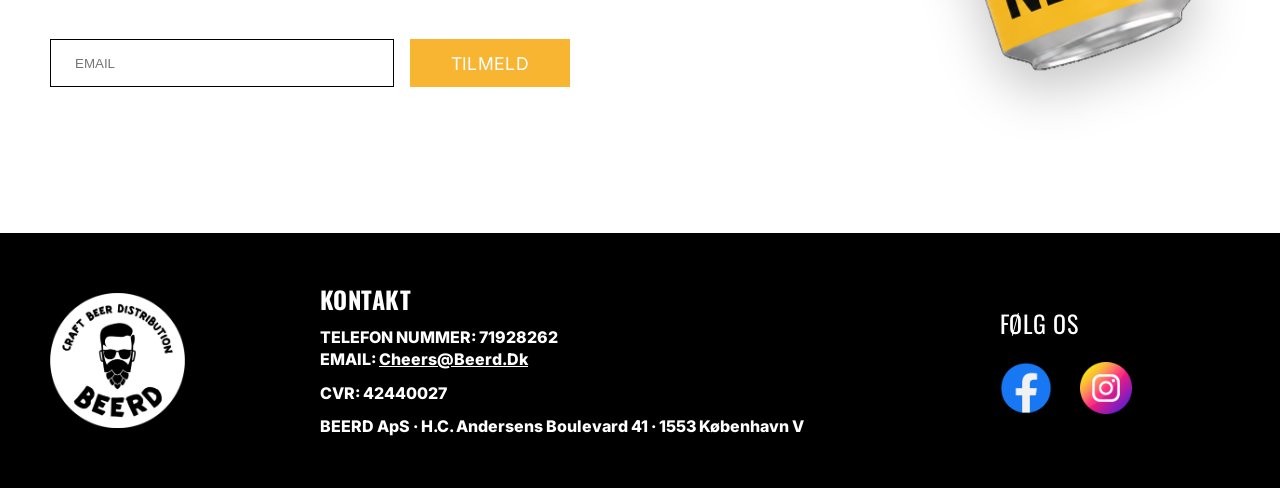
<file: kontakt.html>
<!DOCTYPE html>
<html lang="da">
  <head>
    <meta charset="UTF-8" />
    <meta name="viewport" content="width=device-width, initial-scale=1.0" />
    <meta name="robots" content="noindex" />
    <title>Beerd.dk | Kontakt</title>
    <meta
      name="description"
      content="Kontakt Beerd.dk omkring specialøl, levering og B2B-løsninger."
    />
    <link rel="stylesheet" href="style.css" />
  </head>
  <body>
    <header class="site-header">
      <div class="header-inner">
        <a href="index.html" class="logo" aria-label="Gå til forsiden"
          ><img src="images/beerd-logo.png" alt="Beerd logo"
        /></a>
        <button class="burger" aria-label="Åbn menu" aria-expanded="false">
          <span></span><span></span><span></span>
        </button>
        <nav class="main-nav" aria-label="Hovedmenu">
          <a class="nav-link" href="bryggerier.html">Vores øl</a>
          <a class="nav-link" href="kontakt.html">Kontakt</a>
          <a class="nav-link login-nav" href="login.html">Log ind</a>
        </nav>
      </div>
    </header>
    <main>
      <section class="contact-page">
        <div class="contact-box">
          <h1>Har du nogen spørgsmål?</h1>
          <p>
            Har du spørgsmål til vores udvalg, levering eller mulighederne for
            at sammensætte en løsning, der passer til din forretning? Vi hjælper
            altid gerne.
          </p>
          <p>
            Kontakt os endelig, så finder vi sammen ud af, hvordan vi bedst kan
            hjælpe dig med specialøl, fleksible bestillinger og levering til din
            bar, restaurant eller bottleshop.
          </p>
          <div class="contact-details">
            <h2>Kontakt os her:</h2>
            <p>
              Telefon: 42440027<br />Email:
              <a href="mailto:Cheers@Beerd.Dk">Cheers@Beerd.Dk</a>
            </p>
          </div>
        </div>
      </section>
      <section class="section newsletter light">
        <div class="container newsletter-inner">
          <div>
            <h2>Huskede du at tilmelde dig vores nyhedsbrev?</h2>
            <p>
              Få besked om nye specialøl, kommende imports og udvalgte
              bryggerier, før de lander på hjemmesiden.
            </p>
            <p>
              Tilmeld dig Beerds nyhedsbrev og hold dig opdateret på craft beer
              til barer, restauranter og bottleshops.
            </p>
            <form class="newsletter-form">
              <input
                type="email"
                placeholder="Email"
                aria-label="Email"
                required
              />
              <button class="btn btn-yellow" type="submit">Tilmeld</button>
            </form>
          </div>
          <img class="news-can" src="images/news.png" alt="Gul NEWS øldåse" />
        </div>
      </section>
    </main>

    <footer class="site-footer">
      <div class="footer-inner">
        <a class="footer-logo" href="index.html"
          ><img src="images/beerd-logo.png" alt="Beerd logo"
        /></a>
        <div class="footer-contact">
          <p class="footer-title">Kontakt</p>
          <p>
            TELEFON NUMMER: 71928262<br />EMAIL:
            <a href="mailto:Cheers@Beerd.Dk">Cheers@Beerd.Dk</a>
          </p>
          <p>CVR: 42440027</p>
          <p>BEERD ApS · H.C. Andersens Boulevard 41 · 1553 København V</p>
        </div>
        <div class="footer-social">
          <p class="footer-title">Følg os</p>
          <div class="social-icons">
            <a href="#" aria-label="Facebook"
              ><img src="images/facebook_logo.png" alt="Facebook ikon"
            /></a>
            <a href="#" aria-label="Instagram"
              ><img src="images/instagram_logo.png" alt="Instagram ikon"
            /></a>
          </div>
        </div>
      </div>
    </footer>
    <script src="script.js"></script>
  </body>
</html>
</file>
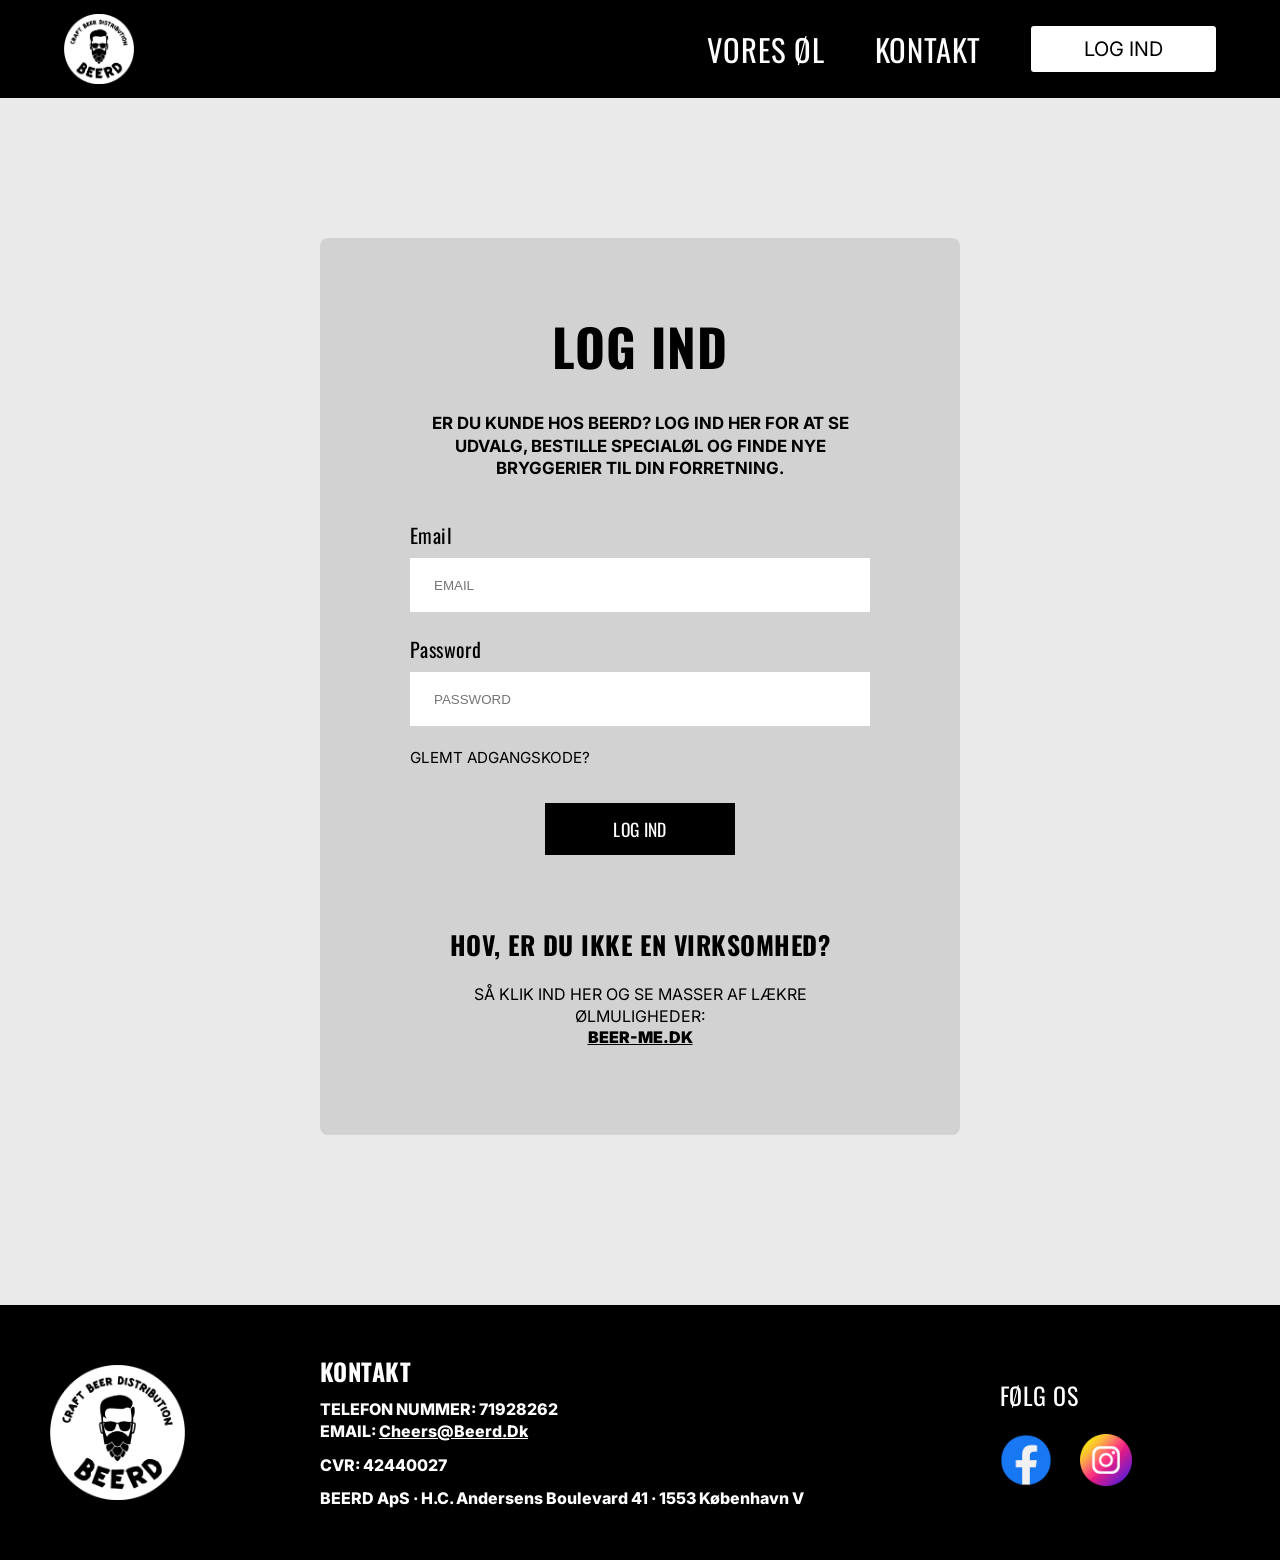
<file: login.html>
<!DOCTYPE html>
<html lang="da">
  <head>
    <meta charset="UTF-8" />
    <meta name="viewport" content="width=device-width, initial-scale=1.0" />
    <meta name="robots" content="noindex" />
    <title>Beerd.dk | Log ind</title>
    <meta
      name="description"
      content="Log ind som erhvervskunde hos Beerd.dk."
    />
    <link rel="stylesheet" href="style.css" />
  </head>
  <body>
    <header class="site-header">
      <div class="header-inner">
        <a href="index.html" class="logo" aria-label="Gå til forsiden"
          ><img src="images/beerd-logo.png" alt="Beerd logo"
        /></a>
        <button class="burger" aria-label="Åbn menu" aria-expanded="false">
          <span></span><span></span><span></span>
        </button>
        <nav class="main-nav" aria-label="Hovedmenu">
          <a class="nav-link" href="bryggerier.html">Vores øl</a>
          <a class="nav-link" href="kontakt.html">Kontakt</a>
          <a class="nav-link login-nav" href="login.html">Log ind</a>
        </nav>
      </div>
    </header>
    <main>
      <section class="login-page">
        <div class="login-box">
          <h1>Log ind</h1>
          <p class="login-intro">
            Er du kunde hos Beerd? Log ind her for at se udvalg, bestille
            specialøl og finde nye bryggerier til din forretning.
          </p>
          <form class="login-form">
            <label
              >Email
              <input type="email" placeholder="Email" required />
            </label>
            <label
              >Password
              <input type="password" placeholder="Password" required />
            </label>
            <a class="forgot-link" href="#">Glemt adgangskode?</a>
            <button class="btn btn-black" type="submit">Log ind</button>
          </form>
          <div class="not-company">
            <h2>Hov, er du ikke en virksomhed?</h2>
            <p>
              Så klik ind her og se masser af lækre ølmuligheder:<br /><a
                class="beer-me-link"
                href="https://beer-me.dk"
                >Beer-me.dk</a
              >
            </p>
          </div>
        </div>
      </section>
    </main>

    <footer class="site-footer">
      <div class="footer-inner">
        <a class="footer-logo" href="index.html"
          ><img src="images/beerd-logo.png" alt="Beerd logo"
        /></a>
        <div class="footer-contact">
          <p class="footer-title">Kontakt</p>
          <p>
            TELEFON NUMMER: 71928262<br />EMAIL:
            <a href="mailto:Cheers@Beerd.Dk">Cheers@Beerd.Dk</a>
          </p>
          <p>CVR: 42440027</p>
          <p>BEERD ApS · H.C. Andersens Boulevard 41 · 1553 København V</p>
        </div>
        <div class="footer-social">
          <p class="footer-title">Følg os</p>
          <div class="social-icons">
            <a href="#" aria-label="Facebook"
              ><img src="images/facebook_logo.png" alt="Facebook ikon"
            /></a>
            <a href="#" aria-label="Instagram"
              ><img src="images/instagram_logo.png" alt="Instagram ikon"
            /></a>
          </div>
        </div>
      </div>
    </footer>
    <script src="script.js"></script>
  </body>
</html>
</file>
<file: style.css>
@import url("https://fonts.googleapis.com/css2?family=Inter:wght@400;500;700;900&family=Oswald:wght@400;500;600;700&display=swap");

:root {
  --background: #eaeaea;
  --black: #000000;
  --white: #ffffff;
  --grey-card: #d2d2d2;
  --yellow: #f7b532;
  --max-width: 1180px;
  --header-height: 98px;
  --side-padding: clamp(20px, 5vw, 64px);
}

/* Helt generelle regler for hele sitet */

* {
  box-sizing: border-box;
}

html {
  scroll-behavior: smooth;
}

body {
  margin: 0;
  background: var(--background);
  color: var(--black);
  font-family: "Inter", sans-serif;
  overflow-x: hidden;
}

img {
  max-width: 100%;
  display: block;
}

a {
  color: inherit;
}

p {
  line-height: 1.35;
}

h1,
h2,
h3,
.nav-link,
.btn,
.footer-title,
label {
  font-family: "Oswald", sans-serif;
  text-transform: uppercase;
  letter-spacing: 0.02em;
}

.section {
  padding: 100px 24px;
}

.container {
  width: min(100%, var(--max-width));
  margin: 0 auto;
}

/* Knapper */

.btn {
  display: inline-flex;
  align-items: center;
  justify-content: center;
  min-height: 46px;
  padding: 12px 40px;
  border: 1.5px solid var(--black);
  background: transparent;
  color: var(--black);
  text-decoration: none;
  cursor: pointer;
  font-size: 1.1rem;
  transition: background 0.25s ease, color 0.25s ease, transform 0.25s ease,
    border-color 0.25s ease;
}

.btn:hover {
  background: var(--black);
  color: var(--white);
  transform: translateY(-2px);
}

.btn-yellow {
  background: var(--yellow);
  border-color: var(--yellow);
  color: var(--white);
  font-family: "Inter", sans-serif;
}

.btn-yellow:hover {
  background: var(--black);
  border-color: var(--black);
  color: var(--white);
}

.btn-black {
  background: var(--black);
  border-color: var(--black);
  color: var(--white);
}

.btn-black:hover {
  background: var(--yellow);
  border-color: var(--yellow);
  color: var(--black);
}

/* Header og menu */

.site-header {
  position: sticky;
  top: 0;
  z-index: 1000;
  min-height: var(--header-height);
  background: var(--black);
  color: var(--white);
}

.header-inner {
  width: min(100%, 1280px);
  min-height: var(--header-height);
  margin: 0 auto;
  padding: 10px var(--side-padding);
  display: flex;
  align-items: center;
  justify-content: space-between;
  gap: 30px;
}

.logo img {
  width: 70px;
  height: 70px;
  object-fit: contain;
}

.main-nav {
  display: flex;
  align-items: center;
  gap: 50px;
}

.nav-link {
  color: var(--white);
  text-decoration: none;
  font-size: clamp(1.5rem, 2.4vw, 2.4rem);
  transition: color 0.25s ease, transform 0.25s ease;
}

.nav-link:hover {
  color: var(--yellow);
  transform: translateY(-2px);
}

.login-nav {
  min-width: 185px;
  padding: 11px 28px;
  background: var(--white);
  color: var(--black);
  border-radius: 3px;
  text-align: center;
  font-family: "Inter", sans-serif;
  font-size: 1.25rem;
  letter-spacing: 0;
}

.login-nav:hover {
  background: var(--yellow);
  color: var(--black);
}

.burger {
  display: none;
  width: 46px;
  height: 38px;
  border: 0;
  background: transparent;
  cursor: pointer;
}

.burger span {
  display: block;
  width: 100%;
  height: 4px;
  margin: 7px 0;
  background: var(--white);
  transition: 0.25s ease;
}

.burger.is-active span:nth-child(1) {
  transform: translateY(11px) rotate(45deg);
}

.burger.is-active span:nth-child(2) {
  opacity: 0;
}

.burger.is-active span:nth-child(3) {
  transform: translateY(-11px) rotate(-45deg);
}

/* Forside: hero */

.hero {
  position: relative;
  overflow: hidden;
  min-height: calc(100svh - var(--header-height));
  padding: clamp(4rem, 7vw, 7rem) var(--side-padding);
  display: flex;
  align-items: center;
  background: radial-gradient(
      circle at top right,
      rgba(255, 255, 255, 0.98) 0%,
      rgba(255, 255, 255, 0.9) 22%,
      rgba(255, 255, 255, 0.45) 45%,
      rgba(255, 255, 255, 0) 65%
    ),
    radial-gradient(
      ellipse at 18% 115%,
      rgba(247, 181, 50, 0.42) 0%,
      rgba(247, 181, 50, 0.28) 30%,
      rgba(247, 181, 50, 0.12) 55%,
      rgba(247, 181, 50, 0) 78%
    ),
    linear-gradient(
      135deg,
      #f7f7f7 0%,
      var(--background) 45%,
      #efe6cf 76%,
      rgba(247, 181, 50, 0.42) 100%
    );
}

.hero-inner {
  width: min(100%, var(--max-width));
  margin: 0 auto;
  display: grid;
  grid-template-columns: 0.95fr 1.05fr;
  align-items: center;
  gap: clamp(2rem, 5vw, 5rem);
}

.hero-can {
  width: clamp(360px, 42vw, 680px);
  max-width: 100%;
  margin-left: 0;
  justify-self: center;
  transform: rotate(-10deg);
  filter: drop-shadow(0 32px 38px rgba(0, 0, 0, 0.2));
}

.hero-text {
  position: relative;
  z-index: 2;
  max-width: 650px;
  justify-self: start;
}

.hero h1 {
  margin: 0 0 30px;
  font-size: clamp(2.4rem, 4.5vw, 5rem);
  line-height: 1.1;
}

.hero p {
  max-width: 620px;
  font-size: clamp(1.2rem, 2vw, 1.9rem);
  font-weight: 700;
  text-transform: uppercase;
}

/* Forside: nyhedsbrev */

.newsletter {
  overflow: hidden;
  background: var(--black);
  color: var(--white);
}

.newsletter.light {
  background: var(--white);
  color: var(--black);
}

.newsletter-inner {
  display: grid;
  grid-template-columns: 1.35fr 0.65fr;
  align-items: center;
  gap: clamp(3rem, 7vw, 7rem);
}

.newsletter h2 {
  margin: 0 0 34px;
  font-size: clamp(2.1rem, 4vw, 4rem);
}

.newsletter p {
  max-width: 760px;
  margin-bottom: 26px;
  font-size: clamp(1rem, 1.7vw, 1.55rem);
  text-transform: uppercase;
}

.newsletter-form {
  display: flex;
  gap: 16px;
  max-width: 520px;
  margin-top: 40px;
}

.newsletter-form input {
  flex: 1;
  min-height: 48px;
  padding: 0 24px;
  border: 1.5px solid var(--black);
  text-transform: uppercase;
}

.newsletter:not(.light) .newsletter-form input {
  border-color: var(--white);
}

.news-can {
  width: clamp(260px, 24vw, 420px);
  justify-self: center;
  filter: drop-shadow(0 22px 26px rgba(0, 0, 0, 0.22));
}

/* Forside: de store tekstkort */

.features {
  padding-block: clamp(4rem, 8vw, 8rem);
  overflow: visible;
}

.features-inner {
  display: flex;
  flex-direction: column;
  gap: clamp(3rem, 5vw, 5rem);
}

.feature-row {
  display: grid;
  align-items: center;
  position: relative;
  overflow: visible;
}

.feature-row.reverse .feature-image-wrap {
  order: 2;
}

.feature-row.reverse .text-card {
  order: 1;
}

.feature-image-wrap {
  display: flex;
  justify-content: center;
  align-items: center;
  z-index: 3;
}

.feature-can {
  object-fit: contain;
  transform: rotate(5deg);
  filter: drop-shadow(0 24px 28px rgba(0, 0, 0, 0.2));
  transition: transform 0.35s ease, filter 0.35s ease;
}

.feature-can.tilt-left {
  transform: rotate(-6deg);
}

.feature-row:hover .feature-can {
  transform: rotate(2deg) scale(1.035);
  filter: drop-shadow(0 30px 34px rgba(0, 0, 0, 0.25));
}

.feature-row:hover .feature-can.tilt-left {
  transform: rotate(-3deg) scale(1.035);
}

.text-card {
  z-index: 2;
  width: 100%;
  background: var(--grey-card);
  display: flex;
  flex-direction: column;
  justify-content: center;
  box-shadow: 0 18px 35px rgba(0, 0, 0, 0.08);
}

.text-card::before {
  content: "";
  width: 72px;
  height: 8px;
  margin-bottom: clamp(1.4rem, 2vw, 2rem);
  background: var(--yellow);
  display: block;
}

.text-card h3 {
  margin: 0 0 clamp(1.2rem, 2vw, 1.8rem);
  font-size: clamp(2.4rem, 4vw, 4.7rem);
  line-height: 0.95;
  letter-spacing: -0.03em;
  font-weight: 600;
}

.text-card p {
  max-width: 520px;
  margin: 0;
  font-family: "Inter", sans-serif;
  font-size: clamp(1rem, 1.25vw, 1.25rem);
  line-height: 1.65;
  font-weight: 400;
  letter-spacing: 0.01em;
  text-transform: none;
}

/* Kun desktop: sticky-effekten på forsidens store kort */

@media (min-width: 769px) {
  .feature-row {
    grid-template-columns: minmax(320px, 0.9fr) minmax(520px, 1.1fr);
    gap: clamp(2rem, 4vw, 5rem);
    min-height: 100vh;
  }

  .feature-row.reverse {
    grid-template-columns: minmax(520px, 1.1fr) minmax(320px, 0.9fr);
  }

  .feature-image-wrap {
    position: sticky;
    top: 18vh;
    min-height: clamp(360px, 32vw, 460px);
  }

  .text-card {
    position: sticky;
    top: 20vh;
    max-width: 680px;
    min-height: clamp(360px, 32vw, 460px);
    padding: clamp(2.5rem, 4vw, 4.5rem);
  }

  .feature-can {
    height: clamp(360px, 34vw, 500px);
    width: auto;
    max-width: none;
  }

  .feature-row:not(.reverse) .feature-image-wrap {
    margin-right: -2.5rem;
  }

  .feature-row.reverse .feature-image-wrap {
    margin-left: -2.5rem;
  }

  .feature-row:not(.reverse) .text-card {
    margin-left: -1rem;
  }

  .feature-row.reverse .text-card {
    margin-right: -1rem;
  }
}

/* Forside: nederste CTA */

.bottom-cta {
  overflow: hidden;
  padding-block: clamp(5rem, 8vw, 8rem);
}

.cta-inner {
  display: grid;
  grid-template-columns: 1fr 1fr;
  align-items: center;
  gap: clamp(2rem, 5vw, 5rem);
}

.cta-visual {
  position: relative;
  min-height: clamp(420px, 38vw, 620px);
  display: flex;
  align-items: center;
  justify-content: center;
}

.cta-visual .glass {
  width: clamp(220px, 24vw, 390px);
  position: relative;
  z-index: 1;
  filter: drop-shadow(0 22px 26px rgba(0, 0, 0, 0.18));
}

.cta-visual .small-can {
  width: clamp(240px, 25vw, 430px);
  position: absolute;
  right: clamp(0rem, 2vw, 3rem);
  bottom: clamp(1rem, 4vw, 4rem);
  z-index: 2;
  transform: rotate(6deg);
  filter: drop-shadow(0 24px 28px rgba(0, 0, 0, 0.22));
}

.cta-content {
  max-width: 520px;
}

.cta-content p {
  max-width: 520px;
  margin-bottom: 2rem;
  font-family: "Oswald", sans-serif;
  font-size: clamp(1.6rem, 2.6vw, 3rem);
  line-height: 1.05;
  text-transform: uppercase;
}

/* Animationen der får elementer til at komme ind fra siden */

.reveal-left,
.reveal-right,
.reveal-up {
  opacity: 0;
  will-change: opacity, transform;
  transition: opacity 0.75s ease, transform 0.75s cubic-bezier(0.22, 1, 0.36, 1);
}

.reveal-left {
  transform: translate3d(-55px, 25px, 0);
}

.reveal-right {
  transform: translate3d(55px, 25px, 0);
}

.reveal-up {
  transform: translate3d(0, 45px, 0);
}

.reveal-left.is-visible,
.reveal-right.is-visible,
.reveal-up.is-visible {
  opacity: 1;
  transform: translate3d(0, 0, 0);
}

.reveal-section .reveal-right {
  transition-delay: 0.12s;
}

.reveal-section.reverse .reveal-left {
  transition-delay: 0.12s;
}

/* Bryggerier: filterområdet */

.filter-area {
  padding: clamp(5rem, 9vw, 8rem) 24px 3rem;
  text-align: center;
}

.filter-label {
  margin: 0 0 1.6rem;
  color: var(--yellow);
  font-family: "Inter", sans-serif;
  font-size: clamp(1rem, 1.6vw, 1.35rem);
  font-weight: 900;
  letter-spacing: 0.08em;
  text-transform: uppercase;
}

.filter-buttons {
  display: flex;
  justify-content: center;
  gap: clamp(1rem, 6vw, 6rem);
  margin-bottom: 2rem;
}

.filter-main-btn {
  min-width: 220px;
  background: var(--black);
  color: var(--white);
  border-color: var(--black);
}

.filter-main-btn:hover,
.filter-main-btn.active {
  background: var(--yellow);
  border-color: var(--yellow);
  color: var(--black);
}

.filter-subpanels {
  width: min(100%, 980px);
  margin: 0 auto;
}

.filter-subpanel {
  display: none;
  flex-wrap: wrap;
  justify-content: center;
  gap: 0.75rem;
}

.filter-subpanel.active {
  display: flex;
}

.filter-sub-btn {
  min-height: 42px;
  padding: 0.65rem 1.15rem;
  border: 1.5px solid var(--black);
  background: var(--white);
  color: var(--black);
  font-family: "Inter", sans-serif;
  font-size: 0.82rem;
  font-weight: 900;
  letter-spacing: 0.04em;
  text-transform: uppercase;
  cursor: pointer;
  transition: background 0.25s ease, color 0.25s ease, border-color 0.25s ease,
    transform 0.25s ease;
}

.filter-sub-btn:hover,
.filter-sub-btn.active {
  background: var(--yellow);
  border-color: var(--yellow);
  color: var(--black);
  transform: translateY(-2px);
}

/* Bryggerier: kortene med øl */

.brewery-list {
  padding-top: 2rem;
  padding-bottom: clamp(4rem, 8vw, 7rem);
}

.beer-card-list {
  display: flex;
  flex-direction: column;
  gap: clamp(5rem, 9vw, 8rem);
}

.beer-card {
  display: grid;
  grid-template-columns: minmax(300px, 0.9fr) minmax(520px, 1.1fr);
  align-items: center;
  gap: clamp(2rem, 5vw, 5rem);
  min-height: clamp(440px, 42vw, 560px);
  transition: opacity 0.35s ease, transform 0.35s ease;
}

.beer-card.reverse {
  grid-template-columns: minmax(520px, 1.1fr) minmax(300px, 0.9fr);
}

.beer-card.reverse .beer-image-wrap {
  order: 2;
}

.beer-card.reverse .beer-card-content {
  order: 1;
}

.beer-card.is-hidden {
  display: none;
}

.beer-card.is-filtering {
  opacity: 0;
  transform: translateY(18px);
}

.beer-image-wrap {
  height: clamp(380px, 38vw, 520px);
  display: flex;
  align-items: center;
  justify-content: center;
  padding: clamp(1rem, 2vw, 2rem);
  position: relative;
}

.beer-card .brewery-can {
  width: auto;
  height: 100%;
  max-height: clamp(320px, 31vw, 440px);
  max-width: min(100%, 330px);
  object-fit: contain;
  transform: rotate(-7deg);
  filter: drop-shadow(0 24px 28px rgba(0, 0, 0, 0.2));
  transition: transform 0.35s ease, filter 0.35s ease;
}

/* AKIA og Baxbier ser større ud end de andre, så de får deres egen mindre størrelse */

.beer-card .brewery-can[src*="akia"],
.beer-card .brewery-can[src*="baxbier"] {
  max-height: clamp(210px, 21vw, 300px);
  max-width: min(100%, 230px);
}

.beer-card.reverse .brewery-can {
  transform: rotate(7deg);
}

.beer-card:hover .brewery-can {
  transform: rotate(-3deg) scale(1.035);
  filter: drop-shadow(0 30px 34px rgba(0, 0, 0, 0.26));
}

.beer-card.reverse:hover .brewery-can {
  transform: rotate(3deg) scale(1.035);
}

.beer-card-content {
  min-height: clamp(380px, 38vw, 520px);
  max-width: 720px;
  width: 100%;
  padding: clamp(2.5rem, 4.5vw, 4.8rem);
  background: var(--grey-card);
  display: flex;
  flex-direction: column;
  justify-content: center;
  box-shadow: 0 18px 35px rgba(0, 0, 0, 0.08);
}

.beer-card-content::before {
  content: "";
  width: 72px;
  height: 8px;
  margin-bottom: clamp(1.4rem, 2vw, 2rem);
  background: var(--yellow);
  display: block;
}

.beer-card-content h2 {
  margin: 0 0 1.1rem;
  font-size: clamp(2.2rem, 3.8vw, 4.4rem);
  line-height: 0.96;
  letter-spacing: -0.03em;
  font-weight: 600;
}

.beer-meta {
  margin: 0 0 2rem;
  color: var(--black);
  font-family: "Inter", sans-serif;
  font-size: clamp(0.82rem, 1vw, 0.95rem);
  line-height: 1.4;
  font-weight: 900;
  letter-spacing: 0.08em;
  text-transform: uppercase;
}

.beer-card-content p:not(.beer-meta) {
  max-width: 560px;
  margin: 0 0 2.2rem;
  font-family: "Inter", sans-serif;
  font-size: clamp(1rem, 1.18vw, 1.16rem);
  line-height: 1.75;
  font-weight: 400;
  letter-spacing: 0.01em;
  text-transform: none;
}

.untappd-btn {
  width: fit-content;
  display: inline-flex;
  align-items: center;
  justify-content: center;
  min-height: 38px;
  padding: 0.7rem 1.1rem;
  background: var(--yellow);
  color: var(--black);
  border: 1.5px solid var(--yellow);
  font-family: "Inter", sans-serif;
  font-size: 0.75rem;
  font-weight: 900;
  letter-spacing: 0.04em;
  text-decoration: none;
  text-transform: uppercase;
  transition: background 0.25s ease, color 0.25s ease, border-color 0.25s ease,
    transform 0.25s ease;
}

.untappd-btn:hover {
  background: var(--black);
  border-color: var(--black);
  color: var(--white);
  transform: translateY(-2px);
}

.top-button-wrap {
  text-align: center;
  padding-bottom: 90px;
}

/* Kontakt-siden */

.contact-page {
  padding: 100px 24px 150px;
}

.contact-box {
  max-width: 890px;
  margin: 0 auto;
  padding: 75px 120px 65px;
  background: var(--black);
  color: var(--white);
}

.contact-box h1 {
  margin: 0 0 70px;
  text-align: center;
  font-size: clamp(2.3rem, 4vw, 4rem);
}

.contact-box p {
  font-size: clamp(1.1rem, 2vw, 1.65rem);
  text-transform: uppercase;
}

.contact-details {
  margin-top: 55px;
  text-align: center;
}

.contact-details h2 {
  margin-bottom: 28px;
  font-size: 1.5rem;
}

.contact-details p {
  margin: 0;
  text-transform: none;
}

/* Login-siden */

.login-page {
  padding: 140px 24px 170px;
}

.login-box {
  width: min(100%, 640px);
  margin: 0 auto;
  padding: 70px 90px;
  background: var(--grey-card);
  border-radius: 8px;
  text-align: center;
}

.login-box h1 {
  margin: 0 0 28px;
  font-size: clamp(2.6rem, 4vw, 4.5rem);
}

.login-intro {
  margin-bottom: 40px;
  font-size: 1.05rem;
  font-weight: 700;
  text-transform: uppercase;
}

.login-form {
  display: grid;
  gap: 22px;
  text-align: left;
}

.login-form label {
  display: grid;
  gap: 8px;
  font-size: 1.25rem;
  text-transform: none;
}

.login-form input {
  width: 100%;
  min-height: 54px;
  padding: 0 24px;
  border: 0;
  text-transform: uppercase;
}

.login-form .btn {
  justify-self: center;
  min-width: 190px;
  margin-top: 14px;
}

.forgot-link {
  font-size: 0.95rem;
  text-transform: uppercase;
  text-decoration: none;
}

.forgot-link:hover,
.beer-me-link:hover {
  color: var(--yellow);
}

.not-company {
  margin-top: 70px;
}

.not-company h2 {
  font-size: 1.6rem;
}

.not-company p {
  font-size: 1rem;
  text-transform: uppercase;
}

.beer-me-link {
  color: var(--black);
  font-weight: 900;
  text-decoration: underline;
}

/* Footer */

.site-footer {
  padding: 38px 24px;
  background: var(--black);
  color: var(--white);
}

.footer-inner {
  width: min(100%, 1180px);
  margin: 0 auto;
  display: grid;
  grid-template-columns: 180px 1fr 230px;
  gap: 90px;
  align-items: center;
}

.footer-logo img {
  width: 135px;
}

.footer-title {
  margin: 0 0 22px;
  font-size: 1.5rem;
}

.footer-contact p {
  margin: 12px 0;
  font-weight: 800;
}

.footer-contact a {
  color: var(--white);
}

.social-icons {
  display: flex;
  gap: 28px;
  align-items: center;
}

.social-icons img {
  width: 52px;
  height: 52px;
  transition: transform 0.25s ease;
}

.social-icons a:hover img {
  transform: scale(1.08) translateY(-2px);
}

/* Mobilversion */

@media (max-width: 768px) {
  :root {
    --header-height: 74px;
    --side-padding: 20px;
  }

  .site-header,
  .header-inner {
    min-height: var(--header-height);
  }

  .header-inner {
    padding: 10px var(--side-padding);
  }

  .logo img {
    width: 54px;
    height: 54px;
  }

  .burger {
    display: block;
  }

  .main-nav {
    position: absolute;
    inset: var(--header-height) 0 auto 0;
    display: none;
    flex-direction: column;
    gap: 0;
    padding: 16px 20px 24px;
    background: var(--black);
    border-top: 1px solid rgba(255, 255, 255, 0.15);
  }

  .main-nav.is-open {
    display: flex;
  }

  .nav-link {
    width: 100%;
    padding: 16px;
    text-align: center;
    font-size: 1.6rem;
  }

  .login-nav {
    min-width: auto;
    width: min(100%, 260px);
  }

  .section {
    padding: 70px 20px;
  }

  .hero {
    min-height: auto;
    padding: 3.5rem var(--side-padding) 4.5rem;
  }

  .hero-inner,
  .newsletter-inner,
  .cta-inner {
    grid-template-columns: 1fr;
    text-align: center;
    gap: 40px;
  }

  .hero-can {
    width: min(92vw, 430px);
    max-width: 100%;
    margin-left: 0;
  }

  .hero-text,
  .hero p {
    margin-inline: auto;
    justify-self: center;
  }

  .newsletter-form {
    flex-direction: column;
    margin: 30px auto 0;
  }

  .newsletter-form input,
  .newsletter-form .btn {
    width: 100%;
  }

  .news-can {
    width: min(72vw, 300px);
  }

  .features {
    padding-block: 3.5rem;
    overflow: hidden;
  }

  .features-inner {
    gap: 4rem;
  }

  .feature-row,
  .feature-row.reverse {
    grid-template-columns: 1fr;
    gap: 1.5rem;
    min-height: auto;
    text-align: center;
  }

  .feature-row.reverse .feature-image-wrap,
  .feature-row.reverse .text-card {
    order: initial;
  }

  .feature-image-wrap {
    position: static;
    min-height: auto;
    margin: 0 !important;
  }

  .feature-can,
  .feature-can.tilt-left {
    width: min(82vw, 340px);
    height: auto;
    max-width: 100%;
    transform: rotate(0deg);
  }

  .feature-can.tilt-left {
    width: min(95vw, 400px);
  }

  .feature-row:hover .feature-can,
  .feature-row:hover .feature-can.tilt-left {
    transform: none;
  }

  .text-card {
    position: static;
    max-width: 90%;
    min-height: auto;
    margin-inline: auto !important;
    padding: 2rem;
  }

  .text-card h3 {
    font-size: clamp(2rem, 10vw, 3.2rem);
    line-height: 1;
  }

  .text-card p {
    font-size: 1rem;
    line-height: 1.6;
  }

  .text-card::before {
    width: 56px;
    height: 6px;
    margin-inline: auto;
  }

  .bottom-cta {
    padding-block: 4rem;
  }

  .cta-visual {
    min-height: 360px;
    order: 1;
  }

  .cta-content {
    order: 2;
    margin-inline: auto;
  }

  .cta-content p {
    font-size: clamp(1.5rem, 8vw, 2.5rem);
  }

  .cta-visual .glass {
    width: min(48vw, 210px);
  }

  .cta-visual .small-can {
    width: min(58vw, 250px);
    right: 8%;
    bottom: 2rem;
    transform: rotate(5deg);
  }

  .filter-area {
    padding: 85px 20px 35px;
  }

  .filter-buttons {
    gap: 12px;
    margin-bottom: 1.5rem;
  }

  .filter-main-btn {
    min-width: 0;
    width: calc(50% - 6px);
    padding-inline: 12px;
  }

  .filter-subpanel {
    gap: 10px;
  }

  .filter-sub-btn {
    padding: 0.6rem 0.85rem;
    font-size: 0.76rem;
  }

  .brewery-list {
    padding-top: 1rem;
  }

  .beer-card-list {
    gap: 4.5rem;
  }

  .beer-card,
  .beer-card.reverse {
    grid-template-columns: 1fr;
    gap: 1.4rem;
    min-height: auto;
    text-align: center;
  }

  .beer-card.reverse .beer-image-wrap,
  .beer-card.reverse .beer-card-content {
    order: initial;
  }

  .beer-image-wrap {
    height: 310px;
    padding: 0;
  }

  .beer-card .brewery-can,
  .beer-card.reverse .brewery-can {
    width: auto;
    height: 100%;
    max-width: 82vw;
    max-height: 285px;
    transform: rotate(0deg);
  }

  .beer-card .brewery-can[src*="akia"],
  .beer-card .brewery-can[src*="baxbier"] {
    max-height: 190px;
    max-width: 62vw;
  }

  .beer-card:hover .brewery-can,
  .beer-card.reverse:hover .brewery-can {
    transform: none;
  }

  .beer-card-content {
    min-height: auto;
    max-width: 92%;
    margin-inline: auto;
    padding: 2.1rem;
  }

  .beer-card-content::before {
    width: 56px;
    height: 6px;
    margin-inline: auto;
    margin-bottom: 1.4rem;
  }

  .beer-card-content h2 {
    font-size: clamp(2rem, 9vw, 3rem);
    line-height: 1;
  }

  .beer-meta {
    margin-bottom: 1.5rem;
    font-size: 0.78rem;
  }

  .beer-card-content p:not(.beer-meta) {
    margin-bottom: 1.8rem;
    font-size: 0.98rem;
    line-height: 1.65;
  }

  .untappd-btn {
    width: 100%;
    max-width: 260px;
    margin-inline: auto;
  }

  .contact-page {
    padding: 65px 20px 90px;
  }

  .contact-box {
    width: 100%;
    padding: 45px 26px;
  }

  .contact-box h1 {
    margin-bottom: 38px;
  }

  .contact-box p {
    font-size: 1rem;
  }

  .login-page {
    padding: 70px 20px 100px;
  }

  .login-box {
    width: min(100%, 92vw);
    padding: 48px 24px;
  }

  .footer-inner {
    grid-template-columns: 1fr;
    gap: 35px;
    text-align: center;
  }

  .footer-logo img {
    width: 115px;
    margin: 0 auto;
  }

  .social-icons {
    justify-content: center;
  }

  .reveal-left,
  .reveal-right,
  .reveal-up {
    opacity: 1;
    transform: none;
    transition: none;
  }
}

/* Til brugere der har slået animationer fra */

@media (prefers-reduced-motion: reduce) {
  .reveal-left,
  .reveal-right,
  .reveal-up {
    opacity: 1;
    transform: none;
    transition: none;
  }

  .feature-image-wrap,
  .text-card {
    position: static;
  }

  .feature-can,
  .feature-can.tilt-left,
  .brewery-can {
    transition: none;
  }
}
</file>
